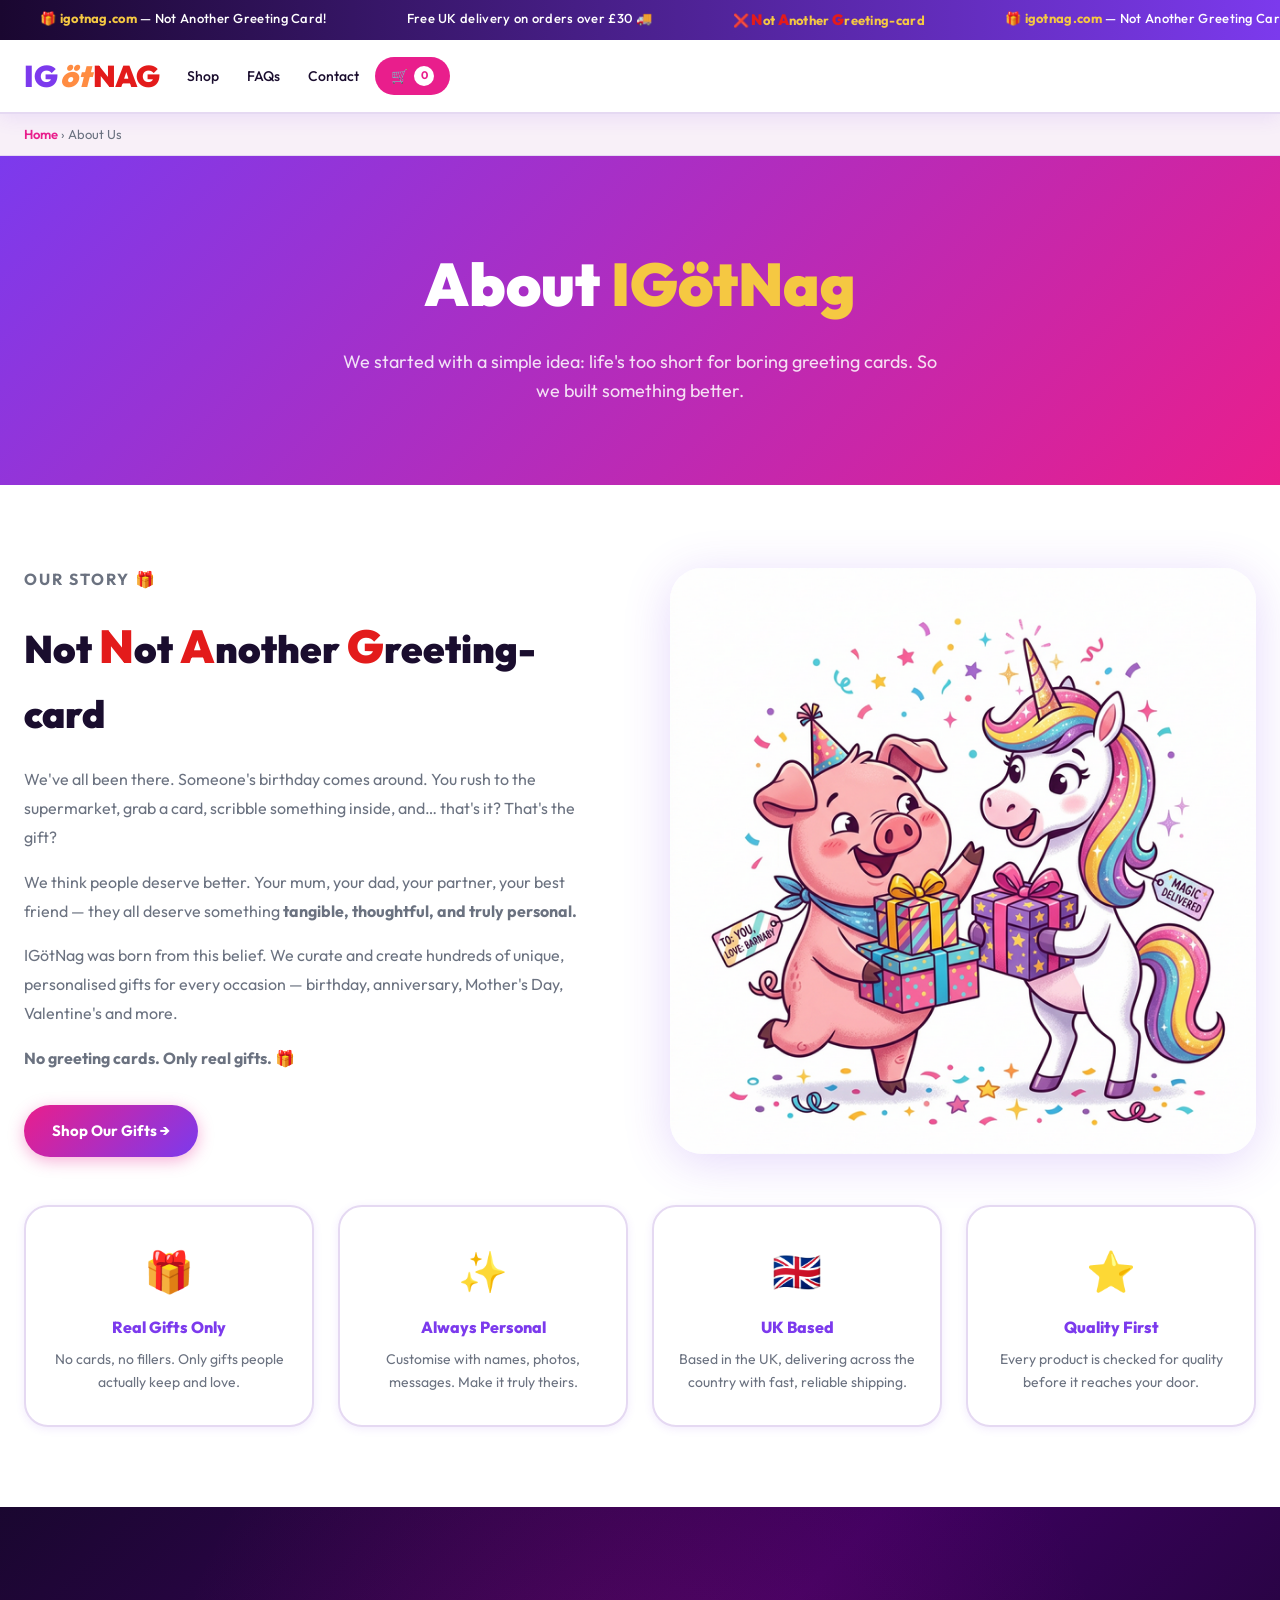
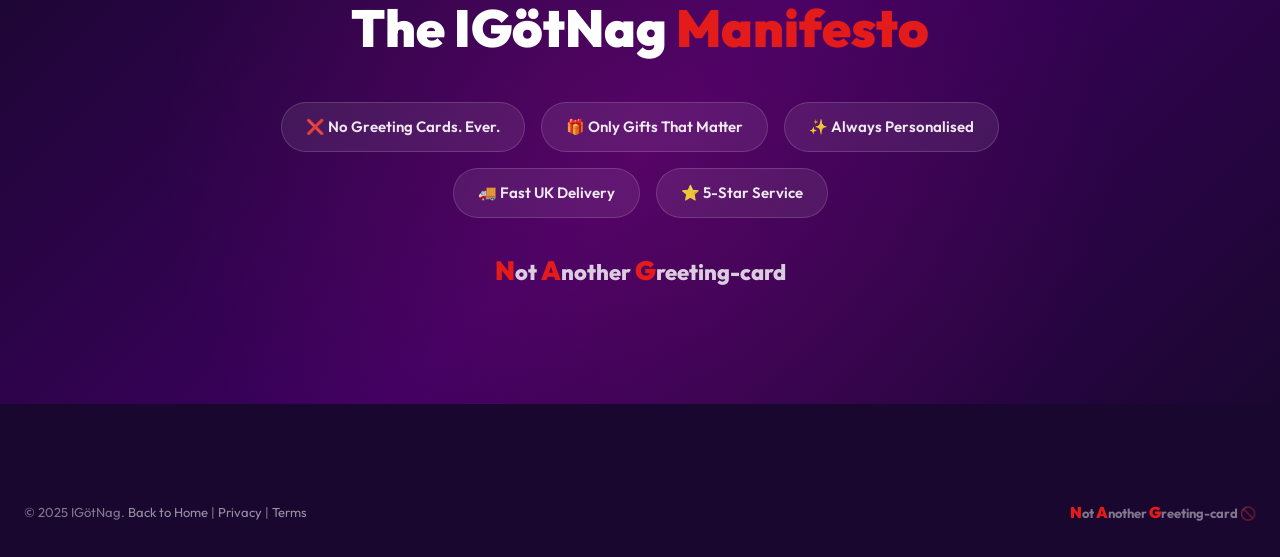
<file: pages/about.html>
<!DOCTYPE html>
<html lang="en">
<head>
  <meta charset="UTF-8" />
  <meta name="viewport" content="width=device-width, initial-scale=1.0" />
  <title>About IGötNag | Not Another Greeting Card</title>
  <meta name="description" content="About IGötNag – the UK's home for unique, personalised gifts. We believe life's too short for boring greeting cards. Find out our story." />
  <link rel="preconnect" href="https://fonts.googleapis.com" />
  <link rel="preconnect" href="https://fonts.gstatic.com" crossorigin />
  <link href="https://fonts.googleapis.com/css2?family=Outfit:wght@300;400;500;600;700;800;900&display=swap" rel="stylesheet" />
  <link rel="stylesheet" href="../style.css" />
  <link rel="stylesheet" href="pages.css" />
</head>
<body>

  <div class="ticker-bar">
    <div class="ticker-track">
      <span class="ticker-item">🎁 <strong>igotnag.com</strong> — Not Another Greeting Card!</span>
      <span class="ticker-item">Free UK delivery on orders over £30 🚚</span>
      <span class="ticker-item nag-red">❌ <span class="nag-letters">N</span>ot <span class="nag-letters">A</span>nother <span class="nag-letters">G</span>reeting-card</span>
      <span class="ticker-item">🎁 <strong>igotnag.com</strong> — Not Another Greeting Card!</span>
      <span class="ticker-item">Free UK delivery on orders over £30 🚚</span>
    </div>
  </div>

  <header class="site-header" id="site-header">
    <div class="header-inner">
      <a href="../index.html" class="logo-link">
        <div class="logo-text"><span class="logo-ig">IG</span><span class="logo-ot">öt</span><span class="logo-nag">NAG</span></div>
      </a>
      <nav class="header-actions">
        <a href="shop.html" class="nav-link">Shop</a>
        <a href="faq.html" class="nav-link">FAQs</a>
        <a href="contact.html" class="nav-link">Contact</a>
        <a href="../index.html" class="cart-btn">🛒 <span class="cart-count">0</span></a>
      </nav>
    </div>
  </header>

  <div class="page-breadcrumb">
    <div class="container"><a href="../index.html">Home</a> › About Us</div>
  </div>

  <section class="page-hero">
    <div class="container">
      <h1>About <span style="color:var(--gold)">IGötNag</span></h1>
      <p>We started with a simple idea: life's too short for boring greeting cards. So we built something better.</p>
    </div>
  </section>

  <section class="about-section">
    <div class="container">
      <div class="about-grid">
        <div class="about-text">
          <p class="section-eyebrow">Our Story 🎁</p>
          <h2>Not <span class="nag-n">N</span>ot <span class="nag-a">A</span>nother <span class="nag-gword">G</span>reeting-card</h2>
          <p>We've all been there. Someone's birthday comes around. You rush to the supermarket, grab a card, scribble something inside, and… that's it? That's the gift?</p>
          <p>We think people deserve better. Your mum, your dad, your partner, your best friend — they all deserve something <strong>tangible, thoughtful, and truly personal.</strong></p>
          <p>IGötNag was born from this belief. We curate and create hundreds of unique, personalised gifts for every occasion — birthday, anniversary, Mother's Day, Valentine's and more.</p>
          <p><strong>No greeting cards. Only real gifts. 🎁</strong></p>
          <a href="shop.html" class="btn-primary" style="margin-top:16px;">Shop Our Gifts →</a>
        </div>
        <div class="about-img">
          <img src="../assets/mascots.png" alt="IGötNag mascots – pig and unicorn" />
        </div>
      </div>

      <div class="values-grid">
        <div class="value-card">
          <div class="value-icon">🎁</div>
          <h3>Real Gifts Only</h3>
          <p>No cards, no fillers. Only gifts people actually keep and love.</p>
        </div>
        <div class="value-card">
          <div class="value-icon">✨</div>
          <h3>Always Personal</h3>
          <p>Customise with names, photos, messages. Make it truly theirs.</p>
        </div>
        <div class="value-card">
          <div class="value-icon">🇬🇧</div>
          <h3>UK Based</h3>
          <p>Based in the UK, delivering across the country with fast, reliable shipping.</p>
        </div>
        <div class="value-card">
          <div class="value-icon">⭐</div>
          <h3>Quality First</h3>
          <p>Every product is checked for quality before it reaches your door.</p>
        </div>
      </div>
    </div>
  </section>

  <section class="manifesto-section">
    <div class="manifesto-inner">
      <div class="manifesto-content">
        <h2>The IGötNag <span class="manifesto-red">Manifesto</span></h2>
        <div class="manifesto-points">
          <div class="manifesto-point">❌ No Greeting Cards. Ever.</div>
          <div class="manifesto-point">🎁 Only Gifts That Matter</div>
          <div class="manifesto-point">✨ Always Personalised</div>
          <div class="manifesto-point">🚚 Fast UK Delivery</div>
          <div class="manifesto-point">⭐ 5-Star Service</div>
        </div>
        <p class="manifesto-nag"><span class="nag-n">N</span>ot <span class="nag-a">A</span>nother <span class="nag-gword">G</span>reeting-card</p>
      </div>
    </div>
  </section>

  <footer class="site-footer">
    <div class="container">
      <div class="footer-bottom" style="border-top:none; padding-top:32px;">
        <p>© 2025 IGötNag. <a href="../index.html">Back to Home</a> | <a href="privacy.html">Privacy</a> | <a href="terms.html">Terms</a></p>
        <p class="footer-nag-msg"><span class="nag-n">N</span>ot <span class="nag-a">A</span>nother <span class="nag-gword">G</span>reeting-card 🚫</p>
      </div>
    </div>
  </footer>

  <script>
    const h = document.getElementById('site-header');
    window.addEventListener('scroll', () => { if(window.scrollY>40) h?.classList.add('scrolled'); else h?.classList.remove('scrolled'); }, {passive:true});
  </script>
</body>
</html>
</file>
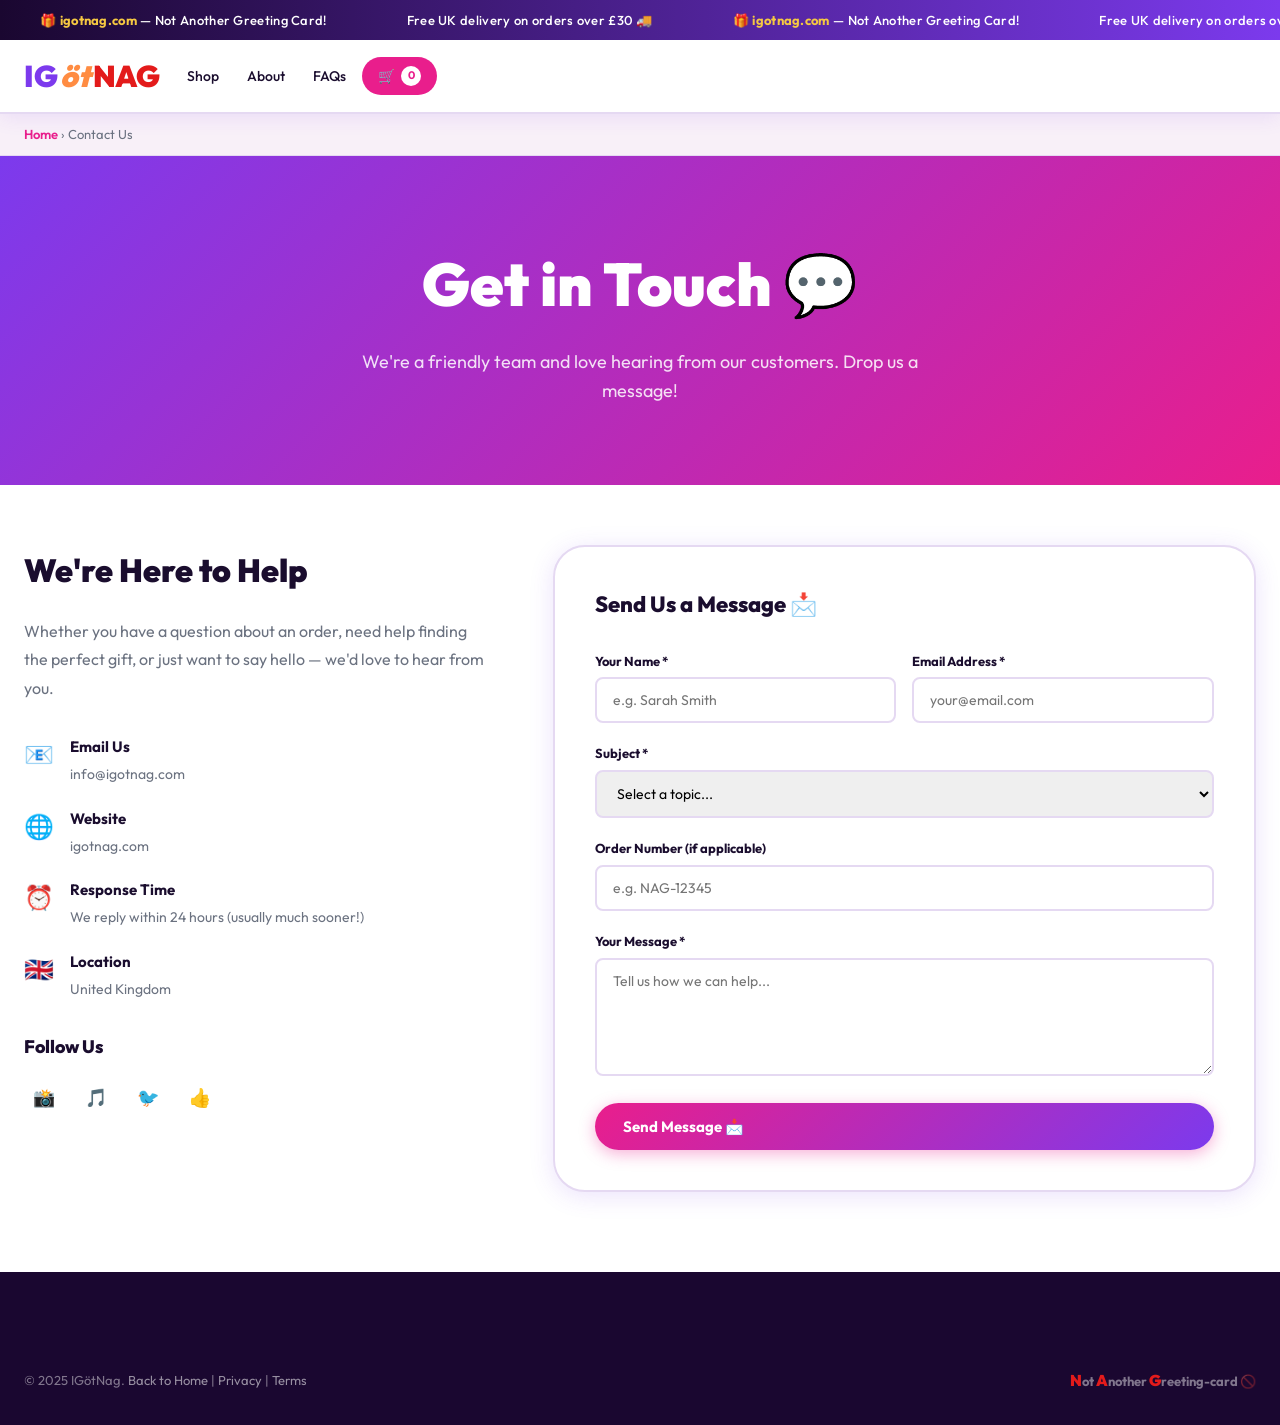
<file: pages/contact.html>
<!DOCTYPE html>
<html lang="en">
<head>
  <meta charset="UTF-8" />
  <meta name="viewport" content="width=device-width, initial-scale=1.0" />
  <title>Contact Us | IGötNag – Not Another Greeting Card</title>
  <meta name="description" content="Get in touch with IGötNag. We're here to help with your order, gift ideas, or any questions." />
  <link rel="preconnect" href="https://fonts.googleapis.com" />
  <link rel="preconnect" href="https://fonts.gstatic.com" crossorigin />
  <link href="https://fonts.googleapis.com/css2?family=Outfit:wght@300;400;500;600;700;800;900&display=swap" rel="stylesheet" />
  <link rel="stylesheet" href="../style.css" />
  <link rel="stylesheet" href="pages.css" />
</head>
<body>

  <div class="ticker-bar">
    <div class="ticker-track">
      <span class="ticker-item">🎁 <strong>igotnag.com</strong> — Not Another Greeting Card!</span>
      <span class="ticker-item">Free UK delivery on orders over £30 🚚</span>
      <span class="ticker-item">🎁 <strong>igotnag.com</strong> — Not Another Greeting Card!</span>
      <span class="ticker-item">Free UK delivery on orders over £30 🚚</span>
    </div>
  </div>

  <header class="site-header" id="site-header">
    <div class="header-inner">
      <a href="../index.html" class="logo-link">
        <div class="logo-text"><span class="logo-ig">IG</span><span class="logo-ot">öt</span><span class="logo-nag">NAG</span></div>
      </a>
      <nav class="header-actions">
        <a href="shop.html" class="nav-link">Shop</a>
        <a href="about.html" class="nav-link">About</a>
        <a href="faq.html" class="nav-link">FAQs</a>
        <a href="../index.html" class="cart-btn">🛒 <span class="cart-count">0</span></a>
      </nav>
    </div>
  </header>

  <div class="page-breadcrumb">
    <div class="container"><a href="../index.html">Home</a> › Contact Us</div>
  </div>

  <section class="page-hero">
    <div class="container">
      <h1>Get in Touch 💬</h1>
      <p>We're a friendly team and love hearing from our customers. Drop us a message!</p>
    </div>
  </section>

  <main class="contact-page">
    <div class="container">
      <div class="contact-grid">
        <div class="contact-info">
          <h2>We're Here to Help</h2>
          <p>Whether you have a question about an order, need help finding the perfect gift, or just want to say hello — we'd love to hear from you.</p>

          <div class="contact-detail">
            <div class="contact-icon">📧</div>
            <div><strong>Email Us</strong><span><a href="mailto:info@igotnag.com">info@igotnag.com</a></span></div>
          </div>
          <div class="contact-detail">
            <div class="contact-icon">🌐</div>
            <div><strong>Website</strong><span><a href="https://igotnag.com">igotnag.com</a></span></div>
          </div>
          <div class="contact-detail">
            <div class="contact-icon">⏰</div>
            <div><strong>Response Time</strong><span>We reply within 24 hours (usually much sooner!)</span></div>
          </div>
          <div class="contact-detail">
            <div class="contact-icon">🇬🇧</div>
            <div><strong>Location</strong><span>United Kingdom</span></div>
          </div>

          <div style="margin-top:32px;">
            <h3 style="margin-bottom:16px;font-size:18px;font-weight:800;">Follow Us</h3>
            <div class="social-links">
              <a href="#" class="social-btn" id="contact-instagram" aria-label="Instagram">📸</a>
              <a href="#" class="social-btn" id="contact-tiktok" aria-label="TikTok">🎵</a>
              <a href="#" class="social-btn" id="contact-twitter" aria-label="Twitter">🐦</a>
              <a href="#" class="social-btn" id="contact-facebook" aria-label="Facebook">👍</a>
            </div>
          </div>
        </div>

        <div class="contact-form-wrap" id="media-contact">
          <h3>Send Us a Message 📩</h3>
          <form class="contact-form" id="contact-form" novalidate>
            <div class="form-row">
              <div class="form-field">
                <label for="contact-name">Your Name *</label>
                <input type="text" id="contact-name" placeholder="e.g. Sarah Smith" required />
              </div>
              <div class="form-field">
                <label for="contact-email">Email Address *</label>
                <input type="email" id="contact-email" placeholder="your@email.com" required />
              </div>
            </div>
            <div class="form-field">
              <label for="contact-subject">Subject *</label>
              <select id="contact-subject" required>
                <option value="">Select a topic...</option>
                <option>Business / Partnership</option>
                <option>Delivery Query</option>
                <option>Order Question</option>
                <option>Other</option>
                <option>Personalisation Help</option>
                <option>Product Enquiry</option>
                <option>Returns &amp; Refunds</option>
              </select>
            </div>
            <div class="form-field">
              <label for="contact-order">Order Number (if applicable)</label>
              <input type="text" id="contact-order" placeholder="e.g. NAG-12345" />
            </div>
            <div class="form-field">
              <label for="contact-message">Your Message *</label>
              <textarea id="contact-message" rows="5" placeholder="Tell us how we can help..." required></textarea>
            </div>
            <button type="submit" class="btn-primary" id="contact-submit" style="width:100%;">Send Message 📩</button>
            <div id="contact-success" style="display:none;margin-top:16px;padding:16px;background:rgba(34,197,94,0.1);border:2px solid var(--success);border-radius:var(--radius-md);color:var(--success);font-weight:700;text-align:center;">
              ✅ Thank you! We'll be in touch within 24 hours.
            </div>
          </form>
        </div>
      </div>
    </div>
  </main>

  <footer class="site-footer">
    <div class="container">
      <div class="footer-bottom" style="border-top:none; padding-top:32px;">
        <p>© 2025 IGötNag. <a href="../index.html">Back to Home</a> | <a href="privacy.html">Privacy</a> | <a href="terms.html">Terms</a></p>
        <p class="footer-nag-msg"><span class="nag-n">N</span>ot <span class="nag-a">A</span>nother <span class="nag-gword">G</span>reeting-card 🚫</p>
      </div>
    </div>
  </footer>

  <script>
    const h = document.getElementById('site-header');
    window.addEventListener('scroll', () => { if(window.scrollY>40) h?.classList.add('scrolled'); else h?.classList.remove('scrolled'); }, {passive:true});
    document.getElementById('contact-form')?.addEventListener('submit', e => {
      e.preventDefault();
      const btn = document.getElementById('contact-submit');
      const success = document.getElementById('contact-success');
      btn.textContent = '⏳ Sending...';
      btn.disabled = true;
      setTimeout(() => {
        btn.style.display = 'none';
        success.style.display = 'block';
      }, 1000);
    });
  </script>
</body>
</html>
</file>
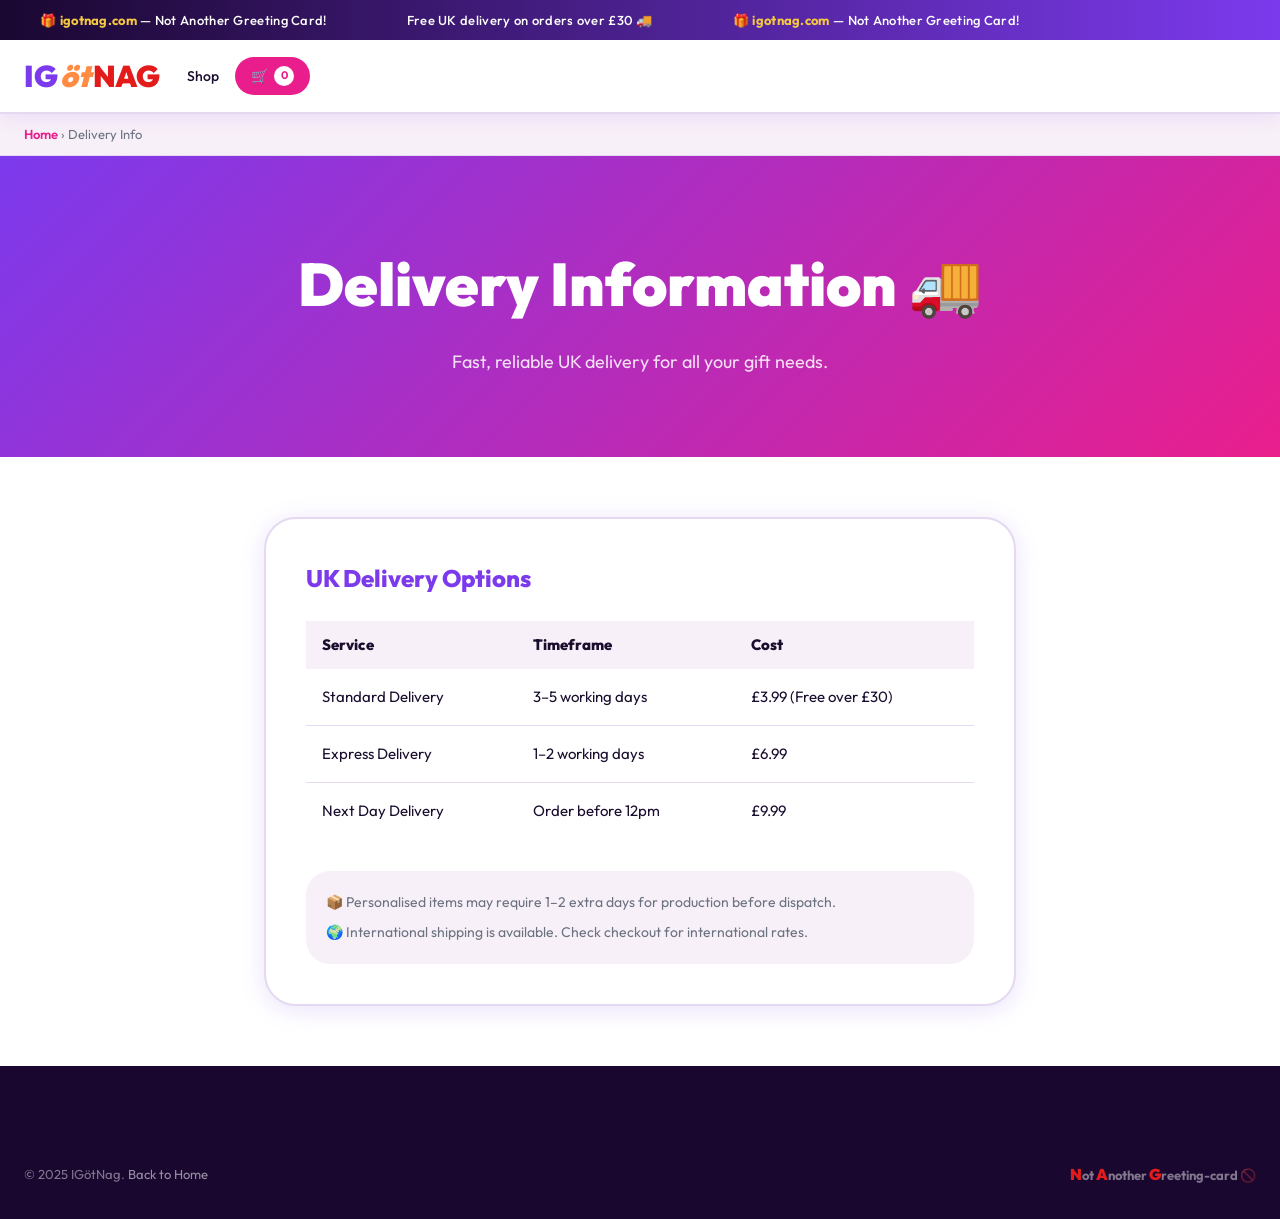
<file: pages/delivery.html>
<!DOCTYPE html>
<html lang="en">
<head>
  <meta charset="UTF-8" /><meta name="viewport" content="width=device-width, initial-scale=1.0" />
  <title>Delivery Info | IGötNag</title>
  <link href="https://fonts.googleapis.com/css2?family=Outfit:wght@400;600;700;800;900&display=swap" rel="stylesheet" />
  <link rel="stylesheet" href="../style.css" /><link rel="stylesheet" href="pages.css" />
</head>
<body>
  <div class="ticker-bar"><div class="ticker-track"><span class="ticker-item">🎁 <strong>igotnag.com</strong> — Not Another Greeting Card!</span><span class="ticker-item">Free UK delivery on orders over £30 🚚</span><span class="ticker-item">🎁 <strong>igotnag.com</strong> — Not Another Greeting Card!</span></div></div>
  <header class="site-header" id="site-header"><div class="header-inner"><a href="../index.html" class="logo-link"><div class="logo-text"><span class="logo-ig">IG</span><span class="logo-ot">öt</span><span class="logo-nag">NAG</span></div></a><nav class="header-actions"><a href="shop.html" class="nav-link">Shop</a><a href="../index.html" class="cart-btn">🛒 <span class="cart-count">0</span></a></nav></div></header>
  <div class="page-breadcrumb"><div class="container"><a href="../index.html">Home</a> › Delivery Info</div></div>
  <section class="page-hero"><div class="container"><h1>Delivery Information 🚚</h1><p>Fast, reliable UK delivery for all your gift needs.</p></div></section>
  <main style="padding:60px 0;"><div class="container" style="max-width:800px;">
    <div style="background:white;border:2px solid var(--border);border-radius:var(--radius-xl);padding:40px;box-shadow:var(--shadow-md);">
      <h2 style="font-size:24px;font-weight:800;margin-bottom:24px;color:var(--secondary);">UK Delivery Options</h2>
      <table style="width:100%;border-collapse:collapse;font-size:15px;">
        <thead><tr style="background:var(--light-bg);"><th style="padding:12px 16px;text-align:left;font-weight:800;">Service</th><th style="padding:12px 16px;text-align:left;font-weight:800;">Timeframe</th><th style="padding:12px 16px;text-align:left;font-weight:800;">Cost</th></tr></thead>
        <tbody>
          <tr style="border-bottom:1px solid var(--border);"><td style="padding:16px;">Standard Delivery</td><td style="padding:16px;">3–5 working days</td><td style="padding:16px;">£3.99 (Free over £30)</td></tr>
          <tr style="border-bottom:1px solid var(--border);"><td style="padding:16px;">Express Delivery</td><td style="padding:16px;">1–2 working days</td><td style="padding:16px;">£6.99</td></tr>
          <tr><td style="padding:16px;">Next Day Delivery</td><td style="padding:16px;">Order before 12pm</td><td style="padding:16px;">£9.99</td></tr>
        </tbody>
      </table>
      <div style="margin-top:32px;padding:20px;background:var(--light-bg);border-radius:var(--radius-lg);">
        <p style="font-size:14px;color:var(--text-muted);margin-bottom:8px;">📦 Personalised items may require 1–2 extra days for production before dispatch.</p>
        <p style="font-size:14px;color:var(--text-muted);">🌍 International shipping is available. Check checkout for international rates.</p>
      </div>
    </div>
  </div></main>
  <footer class="site-footer"><div class="container"><div class="footer-bottom" style="border-top:none;padding-top:32px;"><p>© 2025 IGötNag. <a href="../index.html">Back to Home</a></p><p class="footer-nag-msg"><span class="nag-n">N</span>ot <span class="nag-a">A</span>nother <span class="nag-gword">G</span>reeting-card 🚫</p></div></div></footer>
  <script>const h=document.getElementById('site-header');window.addEventListener('scroll',()=>{if(window.scrollY>40)h?.classList.add('scrolled');else h?.classList.remove('scrolled')},{passive:true});</script>
</body>
</html>
</file>
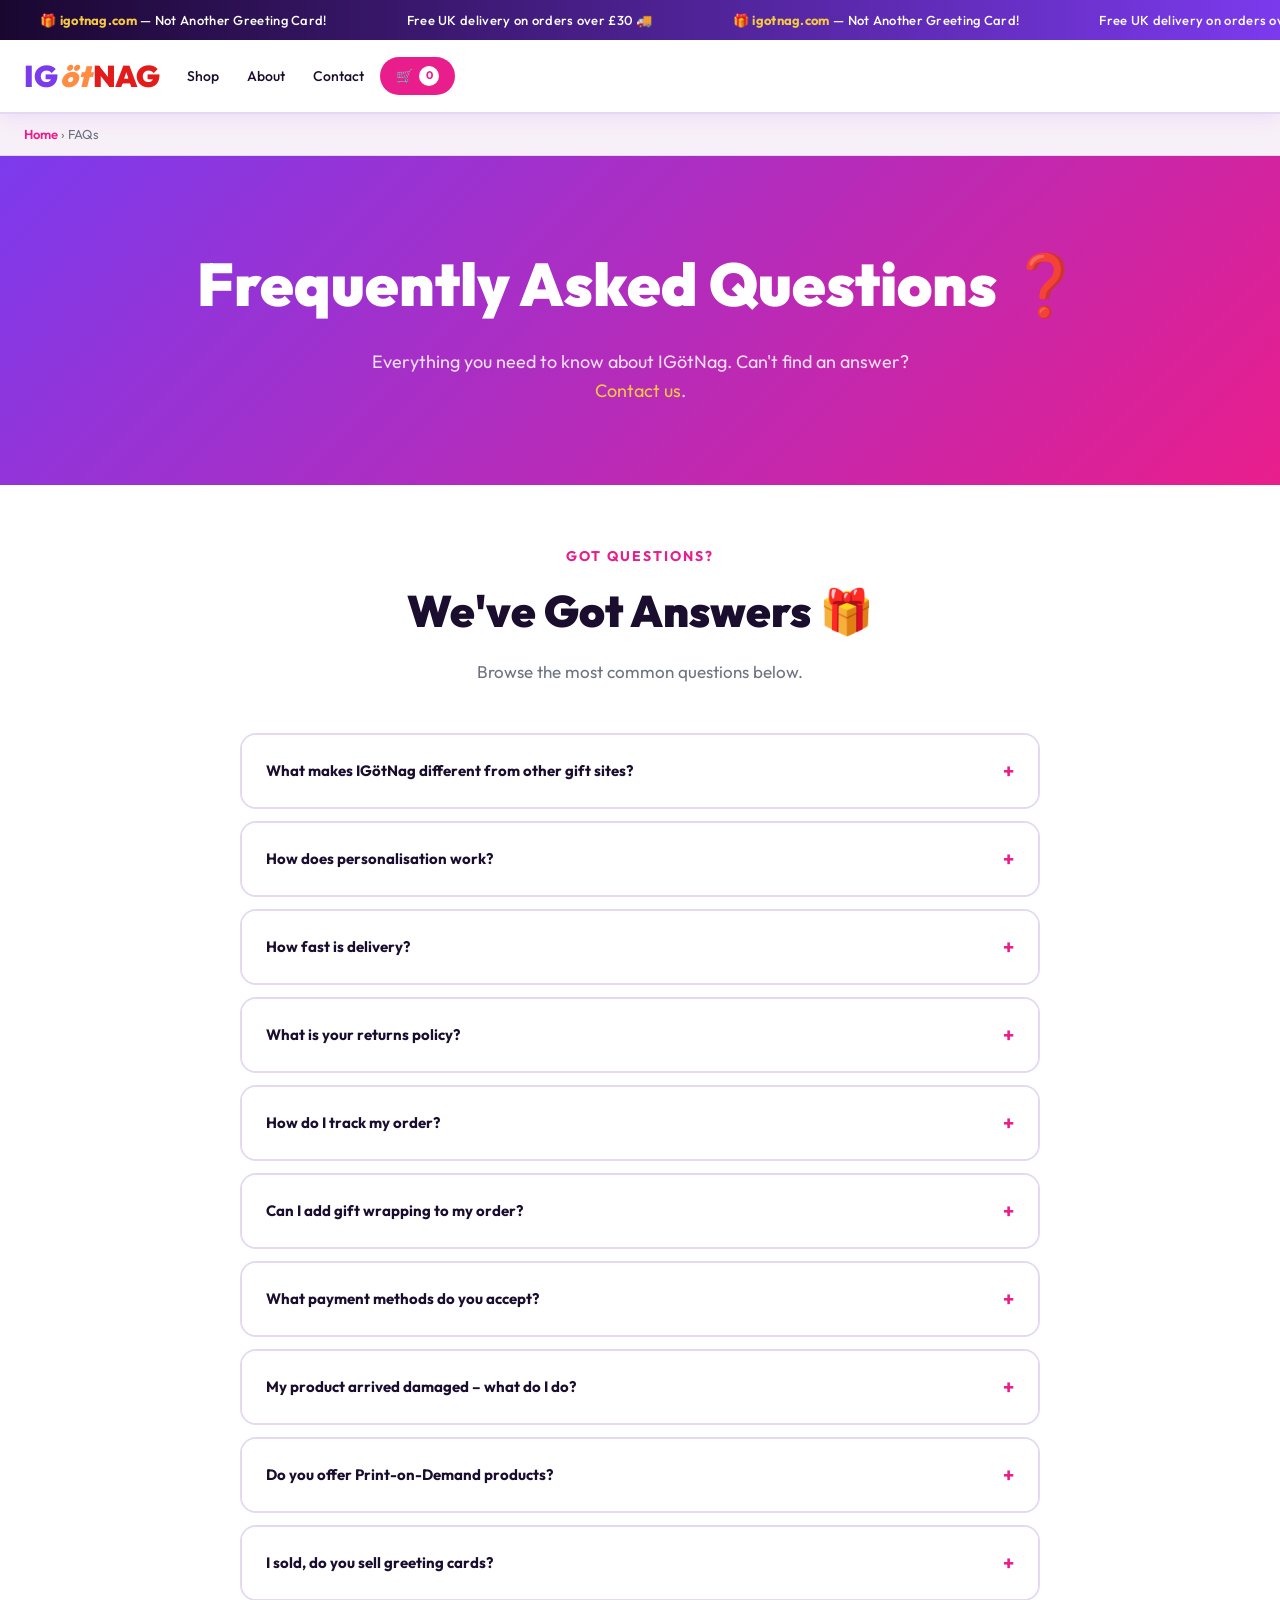
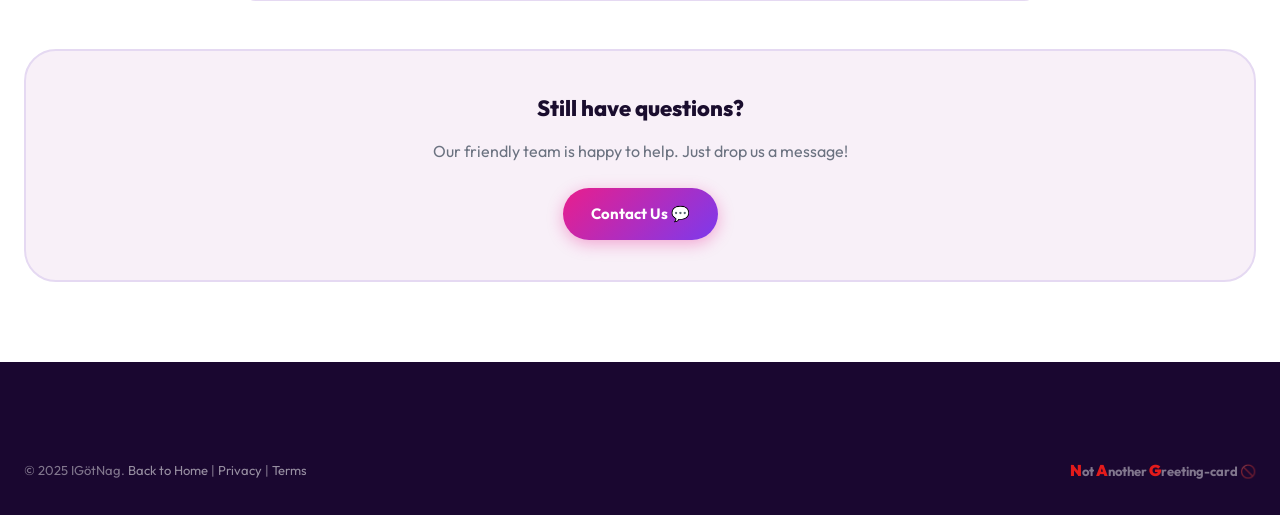
<file: pages/faq.html>
<!DOCTYPE html>
<html lang="en">
<head>
  <meta charset="UTF-8" />
  <meta name="viewport" content="width=device-width, initial-scale=1.0" />
  <title>FAQs | IGötNag – Not Another Greeting Card</title>
  <meta name="description" content="Frequently asked questions about IGötNag – delivery, returns, personalisation, and more." />
  <link rel="preconnect" href="https://fonts.googleapis.com" />
  <link rel="preconnect" href="https://fonts.gstatic.com" crossorigin />
  <link href="https://fonts.googleapis.com/css2?family=Outfit:wght@300;400;500;600;700;800;900&display=swap" rel="stylesheet" />
  <link rel="stylesheet" href="../style.css" />
  <link rel="stylesheet" href="pages.css" />
</head>
<body>

  <div class="ticker-bar">
    <div class="ticker-track">
      <span class="ticker-item">🎁 <strong>igotnag.com</strong> — Not Another Greeting Card!</span>
      <span class="ticker-item">Free UK delivery on orders over £30 🚚</span>
      <span class="ticker-item">🎁 <strong>igotnag.com</strong> — Not Another Greeting Card!</span>
      <span class="ticker-item">Free UK delivery on orders over £30 🚚</span>
    </div>
  </div>

  <header class="site-header" id="site-header">
    <div class="header-inner">
      <a href="../index.html" class="logo-link">
        <div class="logo-text"><span class="logo-ig">IG</span><span class="logo-ot">öt</span><span class="logo-nag">NAG</span></div>
      </a>
      <nav class="header-actions">
        <a href="shop.html" class="nav-link">Shop</a>
        <a href="about.html" class="nav-link">About</a>
        <a href="contact.html" class="nav-link">Contact</a>
        <a href="../index.html" class="cart-btn">🛒 <span class="cart-count">0</span></a>
      </nav>
    </div>
  </header>

  <div class="page-breadcrumb">
    <div class="container"><a href="../index.html">Home</a> › FAQs</div>
  </div>

  <section class="page-hero">
    <div class="container">
      <h1>Frequently Asked Questions ❓</h1>
      <p>Everything you need to know about IGötNag. Can't find an answer? <a href="contact.html" style="color:var(--gold)">Contact us</a>.</p>
    </div>
  </section>

  <main class="faq-page">
    <div class="container">
      <div class="section-header">
        <p class="section-eyebrow">Got Questions?</p>
        <h2 class="section-title">We've Got Answers 🎁</h2>
        <p class="section-sub">Browse the most common questions below.</p>
      </div>

      <div class="faq-accordion">

        <div class="faq-item" id="faq-1">
          <div class="faq-question" onclick="toggleFaq('faq-1')">
            <span>What makes IGötNag different from other gift sites?</span>
            <span class="faq-toggle">+</span>
          </div>
          <div class="faq-answer">
            <p>Simple — we don't sell greeting cards! IGötNag is all about real, tangible gifts that people will actually keep, use, and love. Every product on our site can be personalised with a name, photo, message or custom design. We're the anti-card gift shop. 🎁</p>
          </div>
        </div>

        <div class="faq-item" id="faq-2">
          <div class="faq-question" onclick="toggleFaq('faq-2')">
            <span>How does personalisation work?</span>
            <span class="faq-toggle">+</span>
          </div>
          <div class="faq-answer">
            <p>Simply select the product you'd like, click "Customise Now", and follow the steps to add your name, photo, message or choose a design. You'll see a preview before you place your order. Our team handles the rest!</p>
          </div>
        </div>

        <div class="faq-item" id="faq-3">
          <div class="faq-question" onclick="toggleFaq('faq-3')">
            <span>How fast is delivery?</span>
            <span class="faq-toggle">+</span>
          </div>
          <div class="faq-answer">
            <p>Standard UK delivery is 3–5 working days. Express delivery (1–2 working days) is available at checkout. Orders over £30 qualify for free standard delivery. International shipping is also available — check checkout for rates.</p>
          </div>
        </div>

        <div class="faq-item" id="faq-4">
          <div class="faq-question" onclick="toggleFaq('faq-4')">
            <span>What is your returns policy?</span>
            <span class="faq-toggle">+</span>
          </div>
          <div class="faq-answer">
            <p>We offer a 30-day return policy on non-personalised items. Because personalised items are made especially for you, we cannot accept returns unless the product arrives damaged or with an error on our part. If anything arrives wrong, contact us immediately — we'll sort it! 😊</p>
          </div>
        </div>

        <div class="faq-item" id="faq-5">
          <div class="faq-question" onclick="toggleFaq('faq-5')">
            <span>How do I track my order?</span>
            <span class="faq-toggle">+</span>
          </div>
          <div class="faq-answer">
            <p>Once your order is dispatched, you'll receive a confirmation email with your tracking number. You can also log into your account and view your order status under "My Orders".</p>
          </div>
        </div>

        <div class="faq-item" id="faq-6">
          <div class="faq-question" onclick="toggleFaq('faq-6')">
            <span>Can I add gift wrapping to my order?</span>
            <span class="faq-toggle">+</span>
          </div>
          <div class="faq-answer">
            <p>Yes! We offer beautiful custom gift wrapping on all orders — free of charge. Simply select the gift wrapping option at checkout and add any personal message you'd like included.</p>
          </div>
        </div>

        <div class="faq-item" id="faq-7">
          <div class="faq-question" onclick="toggleFaq('faq-7')">
            <span>What payment methods do you accept?</span>
            <span class="faq-toggle">+</span>
          </div>
          <div class="faq-answer">
            <p>We accept all major credit and debit cards (Visa, Mastercard), PayPal, Apple Pay, and Google Pay. All payments are SSL encrypted and secure.</p>
          </div>
        </div>

        <div class="faq-item" id="faq-8">
          <div class="faq-question" onclick="toggleFaq('faq-8')">
            <span>My product arrived damaged – what do I do?</span>
            <span class="faq-toggle">+</span>
          </div>
          <div class="faq-answer">
            <p>We're so sorry to hear that! Please contact us at <a href="mailto:info@igotnag.com" style="color:var(--primary)">info@igotnag.com</a> with a photo of the damage within 48 hours of delivery. We'll send a replacement or offer a full refund — no questions asked.</p>
          </div>
        </div>

        <div class="faq-item" id="faq-9">
          <div class="faq-question" onclick="toggleFaq('faq-9')">
            <span>Do you offer Print-on-Demand products?</span>
            <span class="faq-toggle">+</span>
          </div>
          <div class="faq-answer">
            <p>Yes! We're integrating with Printful and Printify, allowing you to upload a photo or design and get it printed on mugs, cushions, t-shirts, phone covers, and more. This feature will be fully live soon — watch this space! ✨</p>
          </div>
        </div>

        <div class="faq-item" id="faq-10">
          <div class="faq-question" onclick="toggleFaq('faq-10')">
            <span>I sold, do you sell greeting cards?</span>
            <span class="faq-toggle">+</span>
          </div>
          <div class="faq-answer">
            <p><strong>Absolutely NOT.</strong> 🚫🎴 That's literally our whole thing. We are Not Another Greeting-card — N.A.G. We only sell real, tangible gifts that people love. No cards. Ever. You're welcome. 😎</p>
          </div>
        </div>

      </div>

      <div style="text-align:center; margin-top:48px; padding:40px; background:var(--light-bg); border-radius:var(--radius-xl); border:2px solid var(--border);">
        <h3 style="font-size:22px; font-weight:800; margin-bottom:12px;">Still have questions?</h3>
        <p style="color:var(--text-muted); margin-bottom:24px;">Our friendly team is happy to help. Just drop us a message!</p>
        <a href="contact.html" class="btn-primary">Contact Us 💬</a>
      </div>
    </div>
  </main>

  <footer class="site-footer">
    <div class="container">
      <div class="footer-bottom" style="border-top:none; padding-top:32px;">
        <p>© 2025 IGötNag. <a href="../index.html">Back to Home</a> | <a href="privacy.html">Privacy</a> | <a href="terms.html">Terms</a></p>
        <p class="footer-nag-msg"><span class="nag-n">N</span>ot <span class="nag-a">A</span>nother <span class="nag-gword">G</span>reeting-card 🚫</p>
      </div>
    </div>
  </footer>

  <script>
    const h = document.getElementById('site-header');
    window.addEventListener('scroll', () => { if(window.scrollY>40) h?.classList.add('scrolled'); else h?.classList.remove('scrolled'); }, {passive:true});
    
    function toggleFaq(id) {
      const item = document.getElementById(id);
      item?.classList.toggle('open');
    }
  </script>
</body>
</html>
</file>
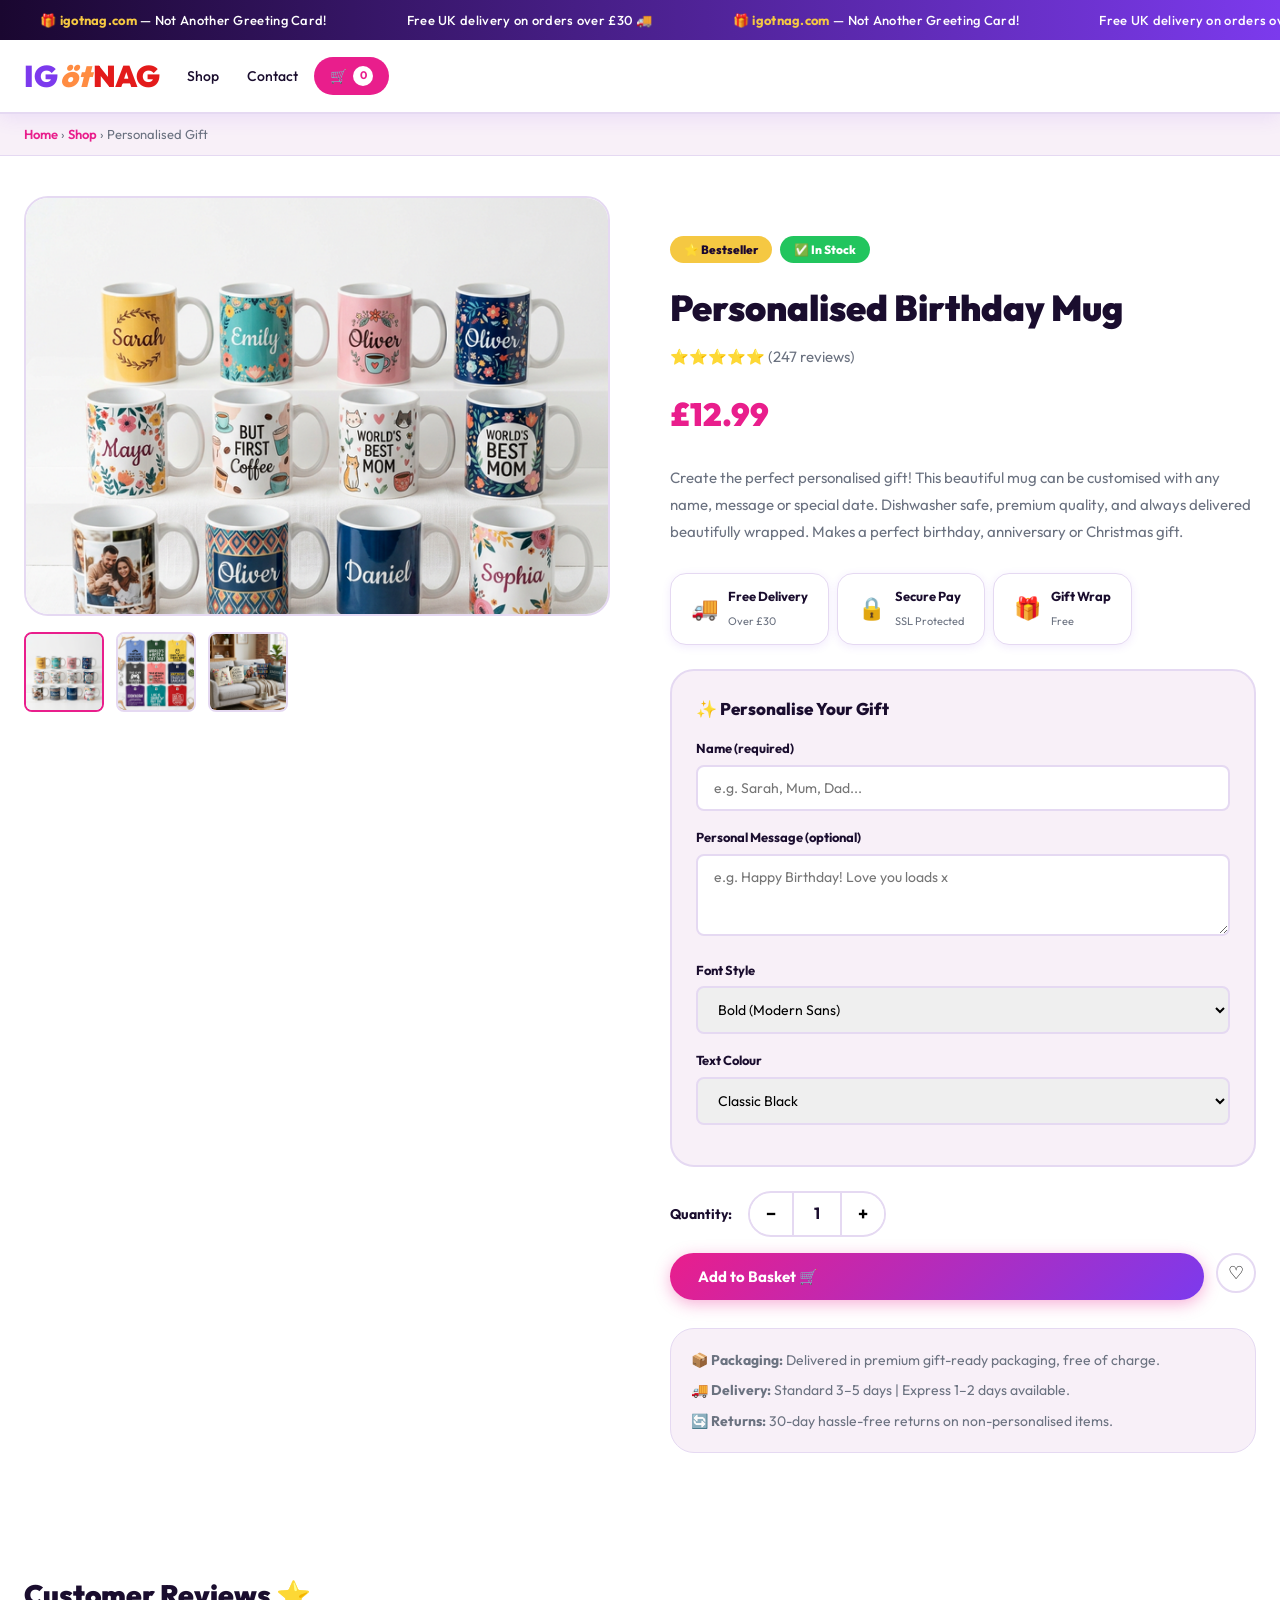
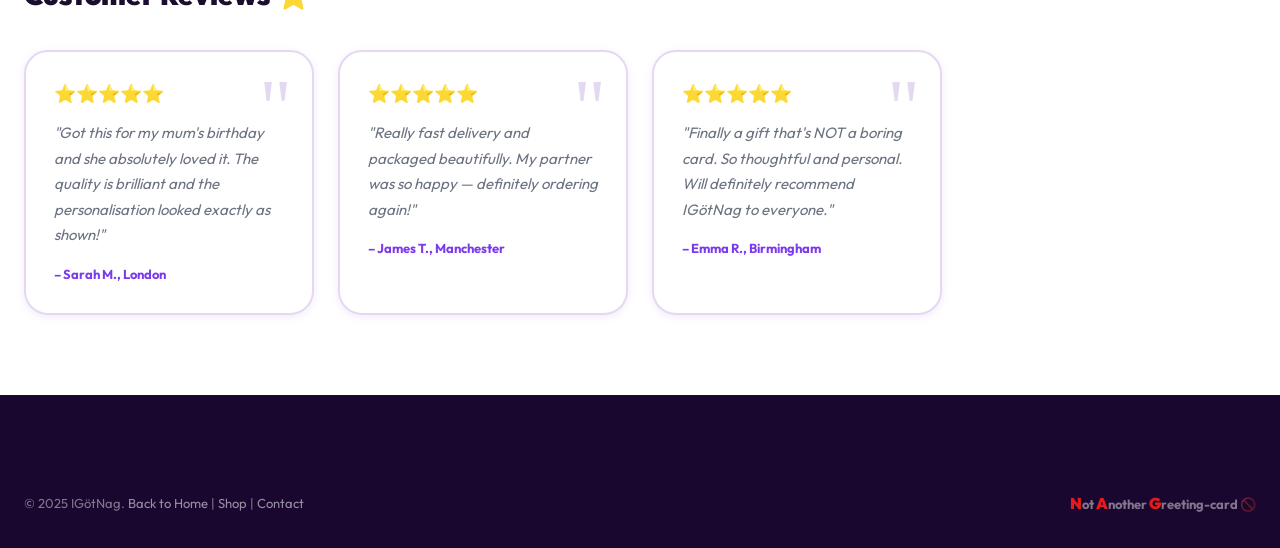
<file: pages/product.html>
<!DOCTYPE html>
<html lang="en">
<head>
  <meta charset="UTF-8" />
  <meta name="viewport" content="width=device-width, initial-scale=1.0" />
  <title>Personalised Gift | IGötNag – Not Another Greeting Card</title>
  <meta name="description" content="Personalise this unique gift at IGötNag. Add a name, photo or message to make it truly special." />
  <link rel="preconnect" href="https://fonts.googleapis.com" />
  <link rel="preconnect" href="https://fonts.gstatic.com" crossorigin />
  <link href="https://fonts.googleapis.com/css2?family=Outfit:wght@300;400;500;600;700;800;900&display=swap" rel="stylesheet" />
  <link rel="stylesheet" href="../style.css" />
  <link rel="stylesheet" href="pages.css" />
</head>
<body>

  <div class="ticker-bar">
    <div class="ticker-track">
      <span class="ticker-item">🎁 <strong>igotnag.com</strong> — Not Another Greeting Card!</span>
      <span class="ticker-item">Free UK delivery on orders over £30 🚚</span>
      <span class="ticker-item">🎁 <strong>igotnag.com</strong> — Not Another Greeting Card!</span>
      <span class="ticker-item">Free UK delivery on orders over £30 🚚</span>
    </div>
  </div>

  <header class="site-header" id="site-header">
    <div class="header-inner">
      <a href="../index.html" class="logo-link">
        <div class="logo-text"><span class="logo-ig">IG</span><span class="logo-ot">öt</span><span class="logo-nag">NAG</span></div>
      </a>
      <nav class="header-actions">
        <a href="shop.html" class="nav-link">Shop</a>
        <a href="contact.html" class="nav-link">Contact</a>
        <a href="../index.html" class="cart-btn" id="cart-btn-prod">🛒 <span class="cart-count">0</span></a>
      </nav>
    </div>
  </header>

  <div class="page-breadcrumb">
    <div class="container">
      <a href="../index.html">Home</a> › <a href="shop.html">Shop</a> › <span id="product-breadcrumb">Personalised Gift</span>
    </div>
  </div>

  <main class="product-page">
    <div class="container">
      <div class="product-layout">

        <!-- GALLERY -->
        <div class="product-gallery">
          <div class="product-main-img" id="main-img-wrap">
            <img src="../assets/products/mugs.png" alt="Personalised Birthday Mug" id="main-product-img" />
          </div>
          <div class="product-thumbs">
            <div class="product-thumb active" onclick="changeImg('../assets/products/mugs.png', this)">
              <img src="../assets/products/mugs.png" alt="View 1" />
            </div>
            <div class="product-thumb" onclick="changeImg('../assets/products/tshirts.png', this)">
              <img src="../assets/products/tshirts.png" alt="View 2" />
            </div>
            <div class="product-thumb" onclick="changeImg('../assets/products/cushions.png', this)">
              <img src="../assets/products/cushions.png" alt="View 3" />
            </div>
          </div>
        </div>

        <!-- INFO -->
        <div class="product-info">
          <div class="product-badges">
            <span class="product-badge">⭐ Bestseller</span>
            <span class="product-badge" style="background:var(--success);color:white;">✅ In Stock</span>
          </div>

          <h1 class="product-title" id="product-title">Personalised Birthday Mug</h1>
          <div class="product-rating">⭐⭐⭐⭐⭐ <span style="color:var(--text-muted)">(247 reviews)</span></div>
          <div class="product-price" id="product-price">£12.99</div>
          <p class="product-desc" id="product-desc">
            Create the perfect personalised gift! This beautiful mug can be customised with any name, message or special date. Dishwasher safe, premium quality, and always delivered beautifully wrapped. Makes a perfect birthday, anniversary or Christmas gift.
          </p>

          <!-- Trust Badges Row -->
          <div class="trust-badges" style="justify-content:flex-start; padding:0; margin-bottom:24px;">
            <div class="badge"><span class="badge-icon">🚚</span><div><strong>Free Delivery</strong><small>Over £30</small></div></div>
            <div class="badge"><span class="badge-icon">🔒</span><div><strong>Secure Pay</strong><small>SSL Protected</small></div></div>
            <div class="badge"><span class="badge-icon">🎁</span><div><strong>Gift Wrap</strong><small>Free</small></div></div>
          </div>

          <!-- Personalisation Form -->
          <div class="customise-form">
            <h3>✨ Personalise Your Gift</h3>
            <div class="form-field">
              <label for="personalise-name">Name (required)</label>
              <input type="text" id="personalise-name" placeholder="e.g. Sarah, Mum, Dad..." maxlength="30" required />
            </div>
            <div class="form-field">
              <label for="personalise-message">Personal Message (optional)</label>
              <textarea id="personalise-message" rows="3" placeholder="e.g. Happy Birthday! Love you loads x" maxlength="100"></textarea>
            </div>
            <div class="form-field">
              <label for="personalise-font">Font Style</label>
              <select id="personalise-font">
                <option value="bold">Bold (Modern Sans)</option>
                <option value="classic">Classic (Serif)</option>
                <option value="fun">Fun (Rounded)</option>
                <option value="script">Script (Elegant Cursive)</option>
              </select>
            </div>
            <div class="form-field">
              <label for="personalise-colour">Text Colour</label>
              <select id="personalise-colour">
                <option value="black">Classic Black</option>
                <option value="gold">Gold ✨</option>
                <option value="navy">Navy Blue</option>
                <option value="purple">Royal Purple</option>
                <option value="red">Vibrant Red</option>
                <option value="rose-gold">Rose Gold 💕</option>
              </select>
            </div>
          </div>

          <!-- Quantity & CTA -->
          <div style="display:flex;align-items:center;gap:16px;margin-bottom:16px;flex-wrap:wrap;">
            <label for="qty" style="font-weight:700;font-size:14px;">Quantity:</label>
            <div style="display:flex;align-items:center;border:2px solid var(--border);border-radius:50px;overflow:hidden;">
              <button onclick="changeQty(-1)" style="padding:8px 16px;font-size:18px;font-weight:700;cursor:pointer;border:none;background:white;transition:background 0.2s" onmouseover="this.style.background='#f3e8ff'" onmouseout="this.style.background='white'">−</button>
              <span id="qty-display" style="padding:8px 20px;font-size:16px;font-weight:700;border-left:2px solid var(--border);border-right:2px solid var(--border);">1</span>
              <button onclick="changeQty(1)" style="padding:8px 16px;font-size:18px;font-weight:700;cursor:pointer;border:none;background:white;transition:background 0.2s" onmouseover="this.style.background='#f3e8ff'" onmouseout="this.style.background='white'">+</button>
            </div>
          </div>

          <div class="product-cta">
            <button class="btn-primary" id="add-to-cart-btn" style="flex:1;" onclick="addToCart()">Add to Basket 🛒</button>
            <button class="btn-heart" id="product-wishlist" aria-label="Save to wishlist">♡</button>
          </div>

          <div id="add-success" style="display:none;margin-top:16px;padding:16px;background:rgba(34,197,94,0.1);border:2px solid #22c55e;border-radius:var(--radius-md);color:#22c55e;font-weight:700;text-align:center;">
            ✅ Added to your basket!
          </div>

          <!-- Additional Info -->
          <div style="margin-top:28px; padding:20px; background:var(--light-bg); border-radius:var(--radius-lg); border:1px solid var(--border);">
            <p style="font-size:14px; color:var(--text-muted); margin-bottom:8px;">📦 <strong>Packaging:</strong> Delivered in premium gift-ready packaging, free of charge.</p>
            <p style="font-size:14px; color:var(--text-muted); margin-bottom:8px;">🚚 <strong>Delivery:</strong> Standard 3–5 days | Express 1–2 days available.</p>
            <p style="font-size:14px; color:var(--text-muted);">🔄 <strong>Returns:</strong> 30-day hassle-free returns on non-personalised items.</p>
          </div>
        </div>
      </div>

      <!-- Reviews Section -->
      <div style="margin-top:80px;">
        <h2 style="font-size:28px;font-weight:900;margin-bottom:32px;">Customer Reviews ⭐</h2>
        <div class="reviews-grid">
          <div class="review-card">
            <div class="review-stars">⭐⭐⭐⭐⭐</div>
            <p class="review-text">"Got this for my mum's birthday and she absolutely loved it. The quality is brilliant and the personalisation looked exactly as shown!"</p>
            <div class="review-author">– Sarah M., London</div>
          </div>
          <div class="review-card">
            <div class="review-stars">⭐⭐⭐⭐⭐</div>
            <p class="review-text">"Really fast delivery and packaged beautifully. My partner was so happy — definitely ordering again!"</p>
            <div class="review-author">– James T., Manchester</div>
          </div>
          <div class="review-card">
            <div class="review-stars">⭐⭐⭐⭐⭐</div>
            <p class="review-text">"Finally a gift that's NOT a boring card. So thoughtful and personal. Will definitely recommend IGötNag to everyone."</p>
            <div class="review-author">– Emma R., Birmingham</div>
          </div>
        </div>
      </div>
    </div>
  </main>

  <footer class="site-footer">
    <div class="container">
      <div class="footer-bottom" style="border-top:none; padding-top:32px;">
        <p>© 2025 IGötNag. <a href="../index.html">Back to Home</a> | <a href="shop.html">Shop</a> | <a href="contact.html">Contact</a></p>
        <p class="footer-nag-msg"><span class="nag-n">N</span>ot <span class="nag-a">A</span>nother <span class="nag-gword">G</span>reeting-card 🚫</p>
      </div>
    </div>
  </footer>

  <script>
    const h = document.getElementById('site-header');
    window.addEventListener('scroll', () => { if(window.scrollY>40) h?.classList.add('scrolled'); else h?.classList.remove('scrolled'); }, {passive:true});

    let qty = 1;
    function changeQty(n) {
      qty = Math.max(1, qty + n);
      document.getElementById('qty-display').textContent = qty;
    }

    function changeImg(src, el) {
      document.getElementById('main-product-img').src = src;
      document.querySelectorAll('.product-thumb').forEach(t => t.classList.remove('active'));
      el.classList.add('active');
    }

    function addToCart() {
      const btn = document.getElementById('add-to-cart-btn');
      const success = document.getElementById('add-success');
      btn.textContent = '✅ Added!';
      btn.style.background = 'var(--success)';
      success.style.display = 'block';
      setTimeout(() => {
        btn.textContent = 'Add to Basket 🛒';
        btn.style.background = '';
      }, 2000);
      // Update cart count
      const countEl = document.querySelector('.cart-count');
      if (countEl) countEl.textContent = parseInt(countEl.textContent||0) + qty;
    }

    document.getElementById('product-wishlist')?.addEventListener('click', function() {
      this.classList.toggle('active');
      this.textContent = this.classList.contains('active') ? '♥' : '♡';
    });

    // Load product data from URL
    const params = new URLSearchParams(window.location.search);
    const id = params.get('id');
    const products = {
      'mug-birthday': {title:'Personalised Birthday Mug', price:'£12.99'},
      'mug-couple': {title:'Anniversary Couple Mug Set', price:'£24.99'},
      'tshirt-birthday': {title:'Funny Birthday T-Shirt', price:'£18.99'},
      'tshirt-mum': {title:"World's Best Mum T-Shirt", price:'£21.99'},
      'cushion-photo': {title:'Custom Photo Cushion', price:'£22.99'},
      'cushion-name': {title:'Personalised Name Cushion', price:'£28.99'},
      'keyring-engraved': {title:'Personalised Engraved Keyring', price:'£8.99'},
      'badge-set': {title:'Funny Novelty Badge & Pin Set', price:'£11.99'},
      'cap-embroidered': {title:'Custom Embroidered Cap', price:'£16.99'},
      'scarf-personalised': {title:'Luxury Personalised Scarf', price:'£19.99'},
      'sunglasses-party': {title:'Fun Party Sunglasses', price:'£14.99'},
      'balloon-birthday': {title:'Birthday Balloon Bouquet', price:'£9.99'},
    };
    if (id && products[id]) {
      const p = products[id];
      document.getElementById('product-title').textContent = p.title;
      document.getElementById('product-price').textContent = p.price;
      document.getElementById('product-breadcrumb').textContent = p.title;
      document.title = p.title + ' | IGötNag';
    }
  </script>
</body>
</html>
</file>
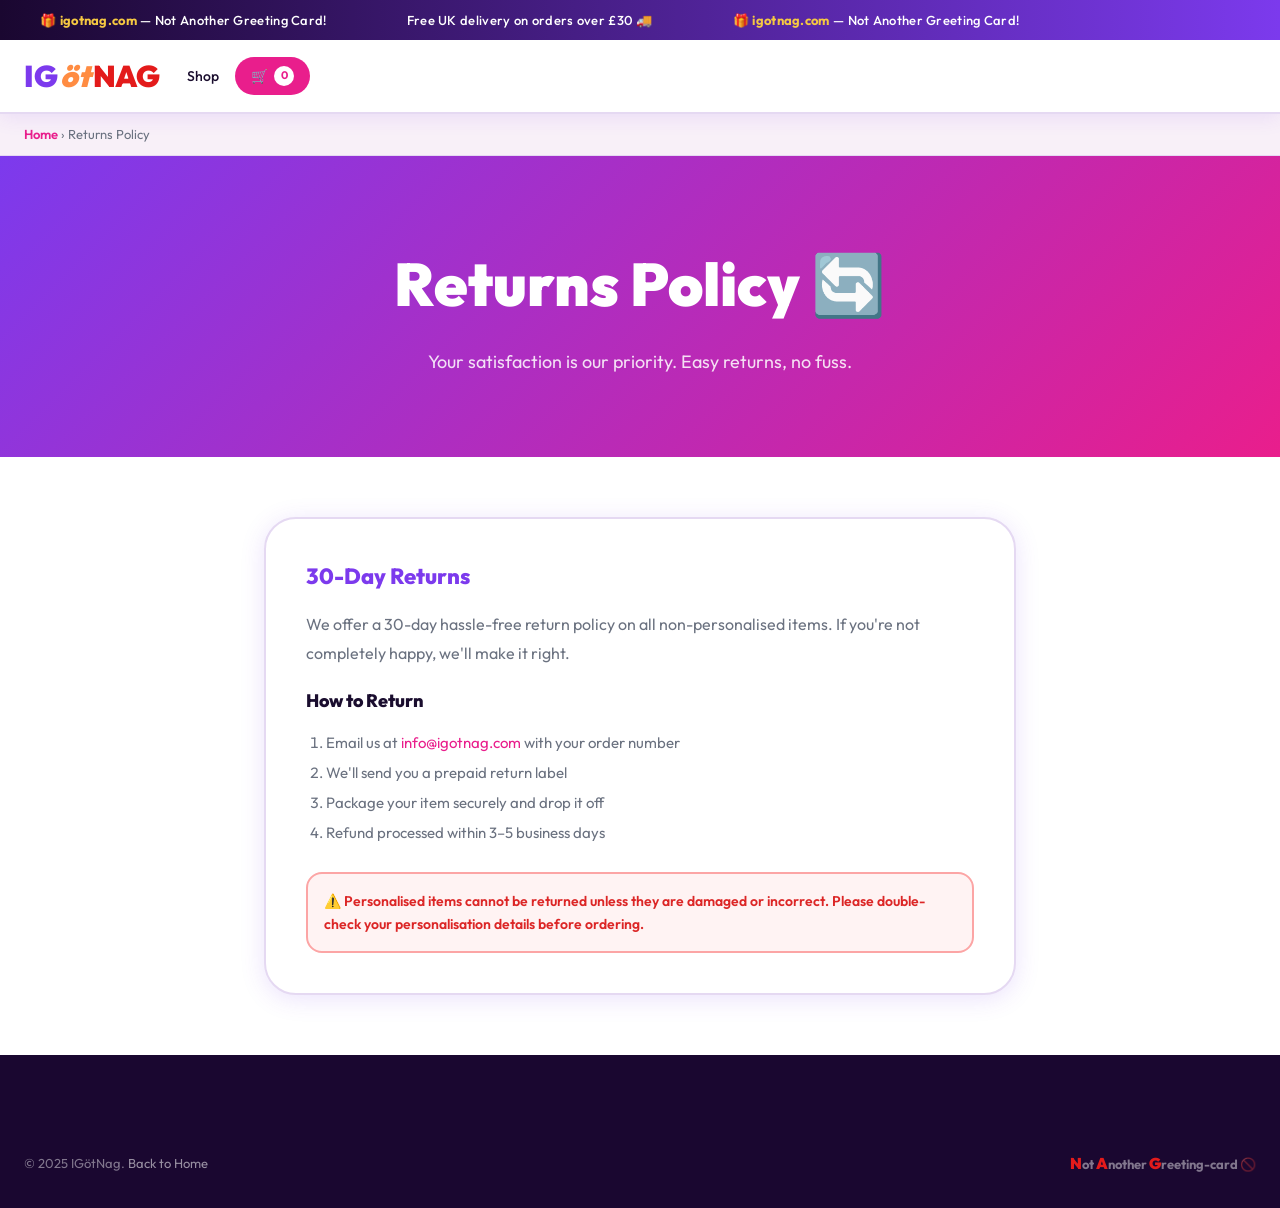
<file: pages/returns.html>
<!DOCTYPE html>
<html lang="en">
<head>
  <meta charset="UTF-8" /><meta name="viewport" content="width=device-width, initial-scale=1.0" />
  <title>Returns Policy | IGötNag</title>
  <link href="https://fonts.googleapis.com/css2?family=Outfit:wght@400;600;700;800;900&display=swap" rel="stylesheet" />
  <link rel="stylesheet" href="../style.css" /><link rel="stylesheet" href="pages.css" />
</head>
<body>
  <div class="ticker-bar"><div class="ticker-track"><span class="ticker-item">🎁 <strong>igotnag.com</strong> — Not Another Greeting Card!</span><span class="ticker-item">Free UK delivery on orders over £30 🚚</span><span class="ticker-item">🎁 <strong>igotnag.com</strong> — Not Another Greeting Card!</span></div></div>
  <header class="site-header" id="site-header"><div class="header-inner"><a href="../index.html" class="logo-link"><div class="logo-text"><span class="logo-ig">IG</span><span class="logo-ot">öt</span><span class="logo-nag">NAG</span></div></a><nav class="header-actions"><a href="shop.html" class="nav-link">Shop</a><a href="../index.html" class="cart-btn">🛒 <span class="cart-count">0</span></a></nav></div></header>
  <div class="page-breadcrumb"><div class="container"><a href="../index.html">Home</a> › Returns Policy</div></div>
  <section class="page-hero"><div class="container"><h1>Returns Policy 🔄</h1><p>Your satisfaction is our priority. Easy returns, no fuss.</p></div></section>
  <main style="padding:60px 0;"><div class="container" style="max-width:800px;">
    <div style="background:white;border:2px solid var(--border);border-radius:var(--radius-xl);padding:40px;box-shadow:var(--shadow-md);">
      <h2 style="font-size:22px;font-weight:800;margin-bottom:16px;color:var(--secondary);">30-Day Returns</h2>
      <p style="color:var(--text-muted);margin-bottom:20px;line-height:1.8;">We offer a 30-day hassle-free return policy on all non-personalised items. If you're not completely happy, we'll make it right.</p>
      <h3 style="font-size:18px;font-weight:800;margin-bottom:12px;">How to Return</h3>
      <ol style="padding-left:20px;color:var(--text-muted);line-height:2;font-size:15px;">
        <li>Email us at <a href="mailto:info@igotnag.com" style="color:var(--primary)">info@igotnag.com</a> with your order number</li>
        <li>We'll send you a prepaid return label</li>
        <li>Package your item securely and drop it off</li>
        <li>Refund processed within 3–5 business days</li>
      </ol>
      <div style="margin-top:24px;padding:16px;background:#fff3f3;border:2px solid #fca5a5;border-radius:var(--radius-md);">
        <p style="font-size:14px;color:#dc2626;font-weight:600;">⚠️ Personalised items cannot be returned unless they are damaged or incorrect. Please double-check your personalisation details before ordering.</p>
      </div>
    </div>
  </div></main>
  <footer class="site-footer"><div class="container"><div class="footer-bottom" style="border-top:none;padding-top:32px;"><p>© 2025 IGötNag. <a href="../index.html">Back to Home</a></p><p class="footer-nag-msg"><span class="nag-n">N</span>ot <span class="nag-a">A</span>nother <span class="nag-gword">G</span>reeting-card 🚫</p></div></div></footer>
  <script>const h=document.getElementById('site-header');window.addEventListener('scroll',()=>{if(window.scrollY>40)h?.classList.add('scrolled');else h?.classList.remove('scrolled')},{passive:true});</script>
</body>
</html>
</file>
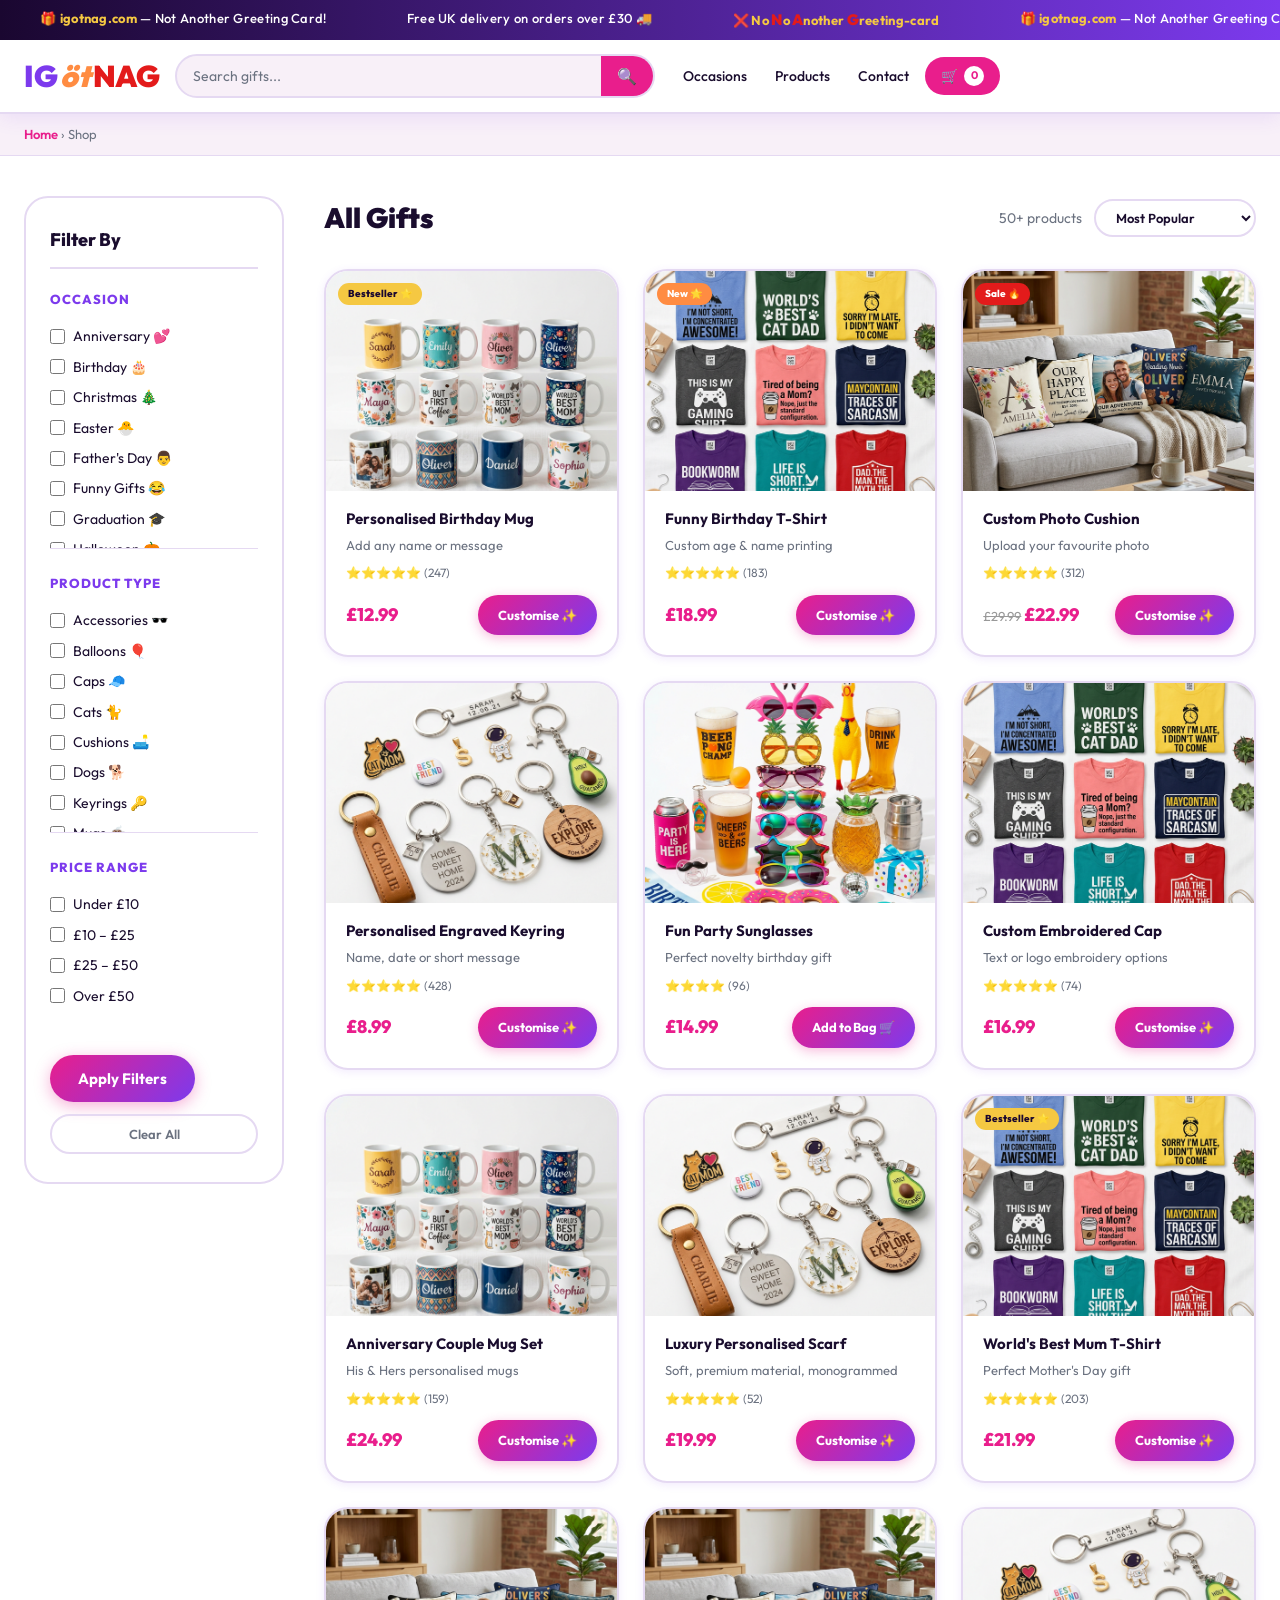
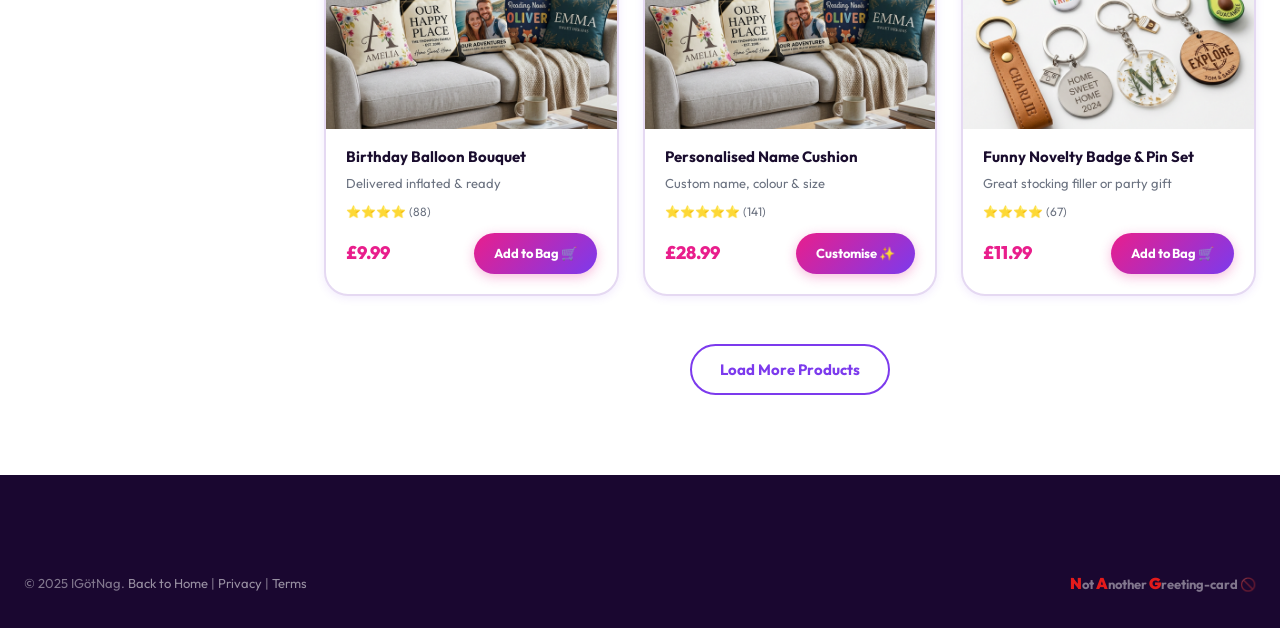
<file: pages/shop.html>
<!DOCTYPE html>
<html lang="en">
<head>
  <meta charset="UTF-8" />
  <meta name="viewport" content="width=device-width, initial-scale=1.0" />
  <title>Shop Gifts | IGötNag – Not Another Greeting Card</title>
  <meta name="description" content="Browse our full collection of personalised gifts by occasion or product type. Birthday, Anniversary, Mother's Day, Christmas and more — all at IGötNag." />
  <link rel="preconnect" href="https://fonts.googleapis.com" />
  <link rel="preconnect" href="https://fonts.gstatic.com" crossorigin />
  <link href="https://fonts.googleapis.com/css2?family=Outfit:wght@300;400;500;600;700;800;900&display=swap" rel="stylesheet" />
  <link rel="stylesheet" href="../style.css" />
  <link rel="stylesheet" href="pages.css" />
</head>
<body>

  <!-- TICKER -->
  <div class="ticker-bar">
    <div class="ticker-track">
      <span class="ticker-item">🎁 <strong>igotnag.com</strong> — Not Another Greeting Card!</span>
      <span class="ticker-item">Free UK delivery on orders over £30 🚚</span>
      <span class="ticker-item nag-red">❌ No <span class="nag-letters">N</span>o <span class="nag-letters">A</span>nother <span class="nag-letters">G</span>reeting-card</span>
      <span class="ticker-item">🎁 <strong>igotnag.com</strong> — Not Another Greeting Card!</span>
      <span class="ticker-item">Free UK delivery on orders over £30 🚚</span>
      <span class="ticker-item nag-red">❌ No <span class="nag-letters">N</span>o <span class="nag-letters">A</span>nother <span class="nag-letters">G</span>reeting-card</span>
    </div>
  </div>

  <!-- HEADER -->
  <header class="site-header" id="site-header">
    <div class="header-inner">
      <a href="../index.html" class="logo-link">
        <div class="logo-text">
          <span class="logo-ig">IG</span><span class="logo-ot">öt</span><span class="logo-nag">NAG</span>
        </div>
      </a>
      <div class="search-wrap">
        <div class="search-box">
          <input type="text" id="search-input" placeholder="Search gifts..." />
          <button class="search-btn">🔍</button>
        </div>
      </div>
      <nav class="header-actions">
        <a href="../index.html#occasions" class="nav-link">Occasions</a>
        <a href="../index.html#categories" class="nav-link">Products</a>
        <a href="contact.html" class="nav-link">Contact</a>
        <a href="../index.html" class="cart-btn">🛒 <span class="cart-count">0</span></a>
      </nav>
      <button class="menu-toggle" id="menu-toggle">☰</button>
    </div>
    <nav class="mobile-nav" id="mobile-nav">
      <a href="../index.html">Home</a>
      <a href="shop.html">Shop</a>
      <a href="contact.html">Contact</a>
    </nav>
  </header>

  <!-- BREADCRUMB -->
  <div class="page-breadcrumb">
    <div class="container">
      <a href="../index.html">Home</a> › <span id="breadcrumb-current">Shop</span>
    </div>
  </div>

  <!-- SHOP PAGE -->
  <main class="shop-page">
    <div class="container">
      <div class="shop-layout">

        <!-- SIDEBAR FILTERS -->
        <aside class="shop-sidebar">
          <h3>Filter By</h3>

          <div class="filter-group scrollable-filters">
            <h4>Occasion</h4>
            <label><input type="checkbox" name="occ" value="anniversary"> Anniversary 💕</label>
            <label><input type="checkbox" name="occ" value="birthday"> Birthday 🎂</label>
            <label><input type="checkbox" name="occ" value="christmas"> Christmas 🎄</label>
            <label><input type="checkbox" name="occ" value="easter"> Easter 🐣</label>
            <label><input type="checkbox" name="occ" value="fathers-day"> Father's Day 👨</label>
            <label><input type="checkbox" name="occ" value="funny"> Funny Gifts 😂</label>
            <label><input type="checkbox" name="occ" value="graduation"> Graduation 🎓</label>
            <label><input type="checkbox" name="occ" value="halloween"> Halloween 🎃</label>
            <label><input type="checkbox" name="occ" value="mothers-day"> Mother's Day 💐</label>
            <label><input type="checkbox" name="occ" value="new-baby"> New Baby 👶</label>
            <label><input type="checkbox" name="occ" value="retirement"> Retirement 🏖️</label>
            <label><input type="checkbox" name="occ" value="valentines"> Valentine's Day ❤️</label>
            <label><input type="checkbox" name="occ" value="wedding"> Wedding 💍</label>
          </div>

          <div class="filter-group scrollable-filters">
            <h4>Product Type</h4>
            <label><input type="checkbox" name="cat" value="accessories"> Accessories 🕶️</label>
            <label><input type="checkbox" name="cat" value="balloons"> Balloons 🎈</label>
            <label><input type="checkbox" name="cat" value="caps"> Caps 🧢</label>
            <label><input type="checkbox" name="cat" value="cats"> Cats 🐈</label>
            <label><input type="checkbox" name="cat" value="cushions"> Cushions 🛋️</label>
            <label><input type="checkbox" name="cat" value="dogs"> Dogs 🐕</label>
            <label><input type="checkbox" name="cat" value="keyrings"> Keyrings 🔑</label>
            <label><input type="checkbox" name="cat" value="mugs"> Mugs ☕</label>
            <label><input type="checkbox" name="cat" value="pets"> Pets 🐾</label>
            <label><input type="checkbox" name="cat" value="scarves"> Scarves 🧣</label>
            <label><input type="checkbox" name="cat" value="tshirts"> T-Shirts 👕</label>
          </div>

          <div class="filter-group">
            <h4>Price Range</h4>
            <label><input type="checkbox" name="price" value="under10"> Under £10</label>
            <label><input type="checkbox" name="price" value="10-25"> £10 – £25</label>
            <label><input type="checkbox" name="price" value="25-50"> £25 – £50</label>
            <label><input type="checkbox" name="price" value="over50"> Over £50</label>
          </div>

          <button class="btn-primary" id="apply-filters">Apply Filters</button>
          <button class="filter-clear" id="clear-filters">Clear All</button>
        </aside>

        <!-- MAIN PRODUCTS -->
        <div class="shop-main">
          <div class="shop-header-bar">
            <h1 id="shop-title">All Gifts</h1>
            <div class="shop-controls">
              <span id="product-count">50+ products</span>
              <select id="sort-select" class="sort-select">
                <option value="popular">Most Popular</option>
                <option value="price-asc">Price: Low to High</option>
                <option value="price-desc">Price: High to Low</option>
                <option value="newest">Newest First</option>
                <option value="az">Name: A–Z</option>
              </select>
            </div>
          </div>

          <div class="products-grid" id="products-grid">

            <!-- PRODUCT 1 -->
            <div class="product-card" data-cat="mugs" data-price="12.99">
              <div class="pc-img-wrap">
                <img src="../assets/products/mugs.png" alt="Personalised Birthday Mug" loading="lazy" />
                <div class="pc-badges"><span class="pc-badge">Bestseller ⭐</span></div>
                <button class="pc-wishlist" aria-label="Wishlist">♡</button>
              </div>
              <div class="pc-info">
                <h3 class="pc-name">Personalised Birthday Mug</h3>
                <p class="pc-sub">Add any name or message</p>
                <div class="pc-rating">⭐⭐⭐⭐⭐ (247)</div>
                <div class="pc-price-row">
                  <span class="pc-price">£12.99</span>
                  <a href="product.html?id=mug-birthday" class="btn-customise">Customise ✨</a>
                </div>
              </div>
            </div>

            <!-- PRODUCT 2 -->
            <div class="product-card" data-cat="tshirts" data-price="18.99">
              <div class="pc-img-wrap">
                <img src="../assets/products/tshirts.png" alt="Funny Birthday T-Shirt" loading="lazy" />
                <div class="pc-badges"><span class="pc-badge new-badge">New 🌟</span></div>
                <button class="pc-wishlist" aria-label="Wishlist">♡</button>
              </div>
              <div class="pc-info">
                <h3 class="pc-name">Funny Birthday T-Shirt</h3>
                <p class="pc-sub">Custom age & name printing</p>
                <div class="pc-rating">⭐⭐⭐⭐⭐ (183)</div>
                <div class="pc-price-row">
                  <span class="pc-price">£18.99</span>
                  <a href="product.html?id=tshirt-birthday" class="btn-customise">Customise ✨</a>
                </div>
              </div>
            </div>

            <!-- PRODUCT 3 -->
            <div class="product-card" data-cat="cushions" data-price="22.99">
              <div class="pc-img-wrap">
                <img src="../assets/products/cushions.png" alt="Custom Photo Cushion" loading="lazy" />
                <div class="pc-badges"><span class="pc-badge sale-badge">Sale 🔥</span></div>
                <button class="pc-wishlist" aria-label="Wishlist">♡</button>
              </div>
              <div class="pc-info">
                <h3 class="pc-name">Custom Photo Cushion</h3>
                <p class="pc-sub">Upload your favourite photo</p>
                <div class="pc-rating">⭐⭐⭐⭐⭐ (312)</div>
                <div class="pc-price-row">
                  <span class="pc-price"><s style="color:#999;font-weight:400;font-size:13px">£29.99</s> £22.99</span>
                  <a href="product.html?id=cushion-photo" class="btn-customise">Customise ✨</a>
                </div>
              </div>
            </div>

            <!-- PRODUCT 4 -->
            <div class="product-card" data-cat="keyrings" data-price="8.99">
              <div class="pc-img-wrap">
                <img src="../assets/products/keyrings.png" alt="Personalised Keyring" loading="lazy" />
                <button class="pc-wishlist" aria-label="Wishlist">♡</button>
              </div>
              <div class="pc-info">
                <h3 class="pc-name">Personalised Engraved Keyring</h3>
                <p class="pc-sub">Name, date or short message</p>
                <div class="pc-rating">⭐⭐⭐⭐⭐ (428)</div>
                <div class="pc-price-row">
                  <span class="pc-price">£8.99</span>
                  <a href="product.html?id=keyring-engraved" class="btn-customise">Customise ✨</a>
                </div>
              </div>
            </div>

            <!-- PRODUCT 5 -->
            <div class="product-card" data-cat="accessories" data-price="14.99">
              <div class="pc-img-wrap">
                <img src="../assets/products/accessories.png" alt="Fun Party Sunglasses" loading="lazy" />
                <button class="pc-wishlist" aria-label="Wishlist">♡</button>
              </div>
              <div class="pc-info">
                <h3 class="pc-name">Fun Party Sunglasses</h3>
                <p class="pc-sub">Perfect novelty birthday gift</p>
                <div class="pc-rating">⭐⭐⭐⭐ (96)</div>
                <div class="pc-price-row">
                  <span class="pc-price">£14.99</span>
                  <a href="product.html?id=sunglasses-party" class="btn-customise">Add to Bag 🛒</a>
                </div>
              </div>
            </div>

            <!-- PRODUCT 6 -->
            <div class="product-card" data-cat="caps" data-price="16.99">
              <div class="pc-img-wrap">
                <img src="../assets/products/caps.png" alt="Custom Embroidered Cap" loading="lazy" />
                <button class="pc-wishlist" aria-label="Wishlist">♡</button>
              </div>
              <div class="pc-info">
                <h3 class="pc-name">Custom Embroidered Cap</h3>
                <p class="pc-sub">Text or logo embroidery options</p>
                <div class="pc-rating">⭐⭐⭐⭐⭐ (74)</div>
                <div class="pc-price-row">
                  <span class="pc-price">£16.99</span>
                  <a href="product.html?id=cap-embroidered" class="btn-customise">Customise ✨</a>
                </div>
              </div>
            </div>

            <!-- PRODUCT 7 -->
            <div class="product-card" data-cat="mugs" data-price="15.99">
              <div class="pc-img-wrap">
                <img src="../assets/products/mugs.png" alt="Anniversary Couple Mug" loading="lazy" />
                <button class="pc-wishlist" aria-label="Wishlist">♡</button>
              </div>
              <div class="pc-info">
                <h3 class="pc-name">Anniversary Couple Mug Set</h3>
                <p class="pc-sub">His & Hers personalised mugs</p>
                <div class="pc-rating">⭐⭐⭐⭐⭐ (159)</div>
                <div class="pc-price-row">
                  <span class="pc-price">£24.99</span>
                  <a href="product.html?id=mug-couple" class="btn-customise">Customise ✨</a>
                </div>
              </div>
            </div>

            <!-- PRODUCT 8 -->
            <div class="product-card" data-cat="scarves" data-price="19.99">
              <div class="pc-img-wrap">
                <img src="../assets/products/scarves.png" alt="Luxury Personalised Scarf" loading="lazy" />
                <button class="pc-wishlist" aria-label="Wishlist">♡</button>
              </div>
              <div class="pc-info">
                <h3 class="pc-name">Luxury Personalised Scarf</h3>
                <p class="pc-sub">Soft, premium material, monogrammed</p>
                <div class="pc-rating">⭐⭐⭐⭐⭐ (52)</div>
                <div class="pc-price-row">
                  <span class="pc-price">£19.99</span>
                  <a href="product.html?id=scarf-personalised" class="btn-customise">Customise ✨</a>
                </div>
              </div>
            </div>

            <!-- PRODUCT 9 -->
            <div class="product-card" data-cat="tshirts" data-price="21.99">
              <div class="pc-img-wrap">
                <img src="../assets/products/tshirts.png" alt="Mother's Day T-Shirt" loading="lazy" />
                <div class="pc-badges"><span class="pc-badge">Bestseller ⭐</span></div>
                <button class="pc-wishlist" aria-label="Wishlist">♡</button>
              </div>
              <div class="pc-info">
                <h3 class="pc-name">World's Best Mum T-Shirt</h3>
                <p class="pc-sub">Perfect Mother's Day gift</p>
                <div class="pc-rating">⭐⭐⭐⭐⭐ (203)</div>
                <div class="pc-price-row">
                  <span class="pc-price">£21.99</span>
                  <a href="product.html?id=tshirt-mum" class="btn-customise">Customise ✨</a>
                </div>
              </div>
            </div>

            <!-- PRODUCT 10 -->
            <div class="product-card" data-cat="balloons" data-price="9.99">
              <div class="pc-img-wrap">
                <img src="../assets/products/balloons.png" alt="Happy Birthday Balloon Bouquet" loading="lazy" />
                <button class="pc-wishlist" aria-label="Wishlist">♡</button>
              </div>
              <div class="pc-info">
                <h3 class="pc-name">Birthday Balloon Bouquet</h3>
                <p class="pc-sub">Delivered inflated & ready</p>
                <div class="pc-rating">⭐⭐⭐⭐ (88)</div>
                <div class="pc-price-row">
                  <span class="pc-price">£9.99</span>
                  <a href="product.html?id=balloon-birthday" class="btn-customise">Add to Bag 🛒</a>
                </div>
              </div>
            </div>

            <!-- PRODUCT 11 -->
            <div class="product-card" data-cat="cushions" data-price="28.99">
              <div class="pc-img-wrap">
                <img src="../assets/products/cushions.png" alt="Personalised Name Cushion" loading="lazy" />
                <button class="pc-wishlist" aria-label="Wishlist">♡</button>
              </div>
              <div class="pc-info">
                <h3 class="pc-name">Personalised Name Cushion</h3>
                <p class="pc-sub">Custom name, colour & size</p>
                <div class="pc-rating">⭐⭐⭐⭐⭐ (141)</div>
                <div class="pc-price-row">
                  <span class="pc-price">£28.99</span>
                  <a href="product.html?id=cushion-name" class="btn-customise">Customise ✨</a>
                </div>
              </div>
            </div>

            <!-- PRODUCT 12 -->
            <div class="product-card" data-cat="keyrings" data-price="11.99">
              <div class="pc-img-wrap">
                <img src="../assets/products/keyrings.png" alt="Funny Novelty Keyring" loading="lazy" />
                <button class="pc-wishlist" aria-label="Wishlist">♡</button>
              </div>
              <div class="pc-info">
                <h3 class="pc-name">Funny Novelty Badge & Pin Set</h3>
                <p class="pc-sub">Great stocking filler or party gift</p>
                <div class="pc-rating">⭐⭐⭐⭐ (67)</div>
                <div class="pc-price-row">
                  <span class="pc-price">£11.99</span>
                  <a href="product.html?id=badge-set" class="btn-customise">Add to Bag 🛒</a>
                </div>
              </div>
            </div>

          </div>

          <!-- Load More -->
          <div style="text-align:center; margin-top:48px;">
            <button class="btn-outline" id="load-more" style="color:var(--secondary);border-color:var(--secondary);">Load More Products</button>
          </div>
        </div>
      </div>
    </div>
  </main>

  <!-- FOOTER -->
  <footer class="site-footer">
    <div class="container">
      <div class="footer-bottom" style="border-top:none; padding-top:32px;">
        <p>© 2025 IGötNag. <a href="../index.html">Back to Home</a> | <a href="privacy.html">Privacy</a> | <a href="terms.html">Terms</a></p>
        <p class="footer-nag-msg"><span class="nag-n">N</span>ot <span class="nag-a">A</span>nother <span class="nag-gword">G</span>reeting-card 🚫</p>
      </div>
    </div>
  </footer>

  <script>
    // Mobile nav
    document.getElementById('menu-toggle')?.addEventListener('click', () => document.getElementById('mobile-nav')?.classList.toggle('open'));
    
    // Read URL params to set page title & filter
    const params = new URLSearchParams(window.location.search);
    const occasion = params.get('occasion');
    const cat = params.get('cat');
    const search = params.get('search');
    const t = document.getElementById('shop-title');
    const bc = document.getElementById('breadcrumb-current');
    if (occasion && t) { const n = occasion.replace(/-/g,' ').replace(/\b\w/g,c=>c.toUpperCase()); t.textContent = n + ' Gifts'; if(bc) bc.textContent = n + ' Gifts'; }
    if (cat && t) { const n = cat.replace(/-/g,' ').replace(/\b\w/g,c=>c.toUpperCase()); t.textContent = n; if(bc) bc.textContent = n; }
    if (search && t) { t.textContent = `Results for "${search}"`; if(bc) bc.textContent = `Search: ${search}`; }

    // Wishlist hearts
    document.querySelectorAll('.pc-wishlist').forEach(b => b.addEventListener('click', function(){ this.classList.toggle('active'); this.textContent = this.classList.contains('active') ? '♥' : '♡'; if(this.classList.contains('active')) this.style.color='var(--nag-red)'; else this.style.color=''; }));
    
    // Sticky header scroll
    const h = document.getElementById('site-header');
    window.addEventListener('scroll', () => { if(window.scrollY>40) h?.classList.add('scrolled'); else h?.classList.remove('scrolled'); }, {passive:true});
  </script>
</body>
</html>
</file>
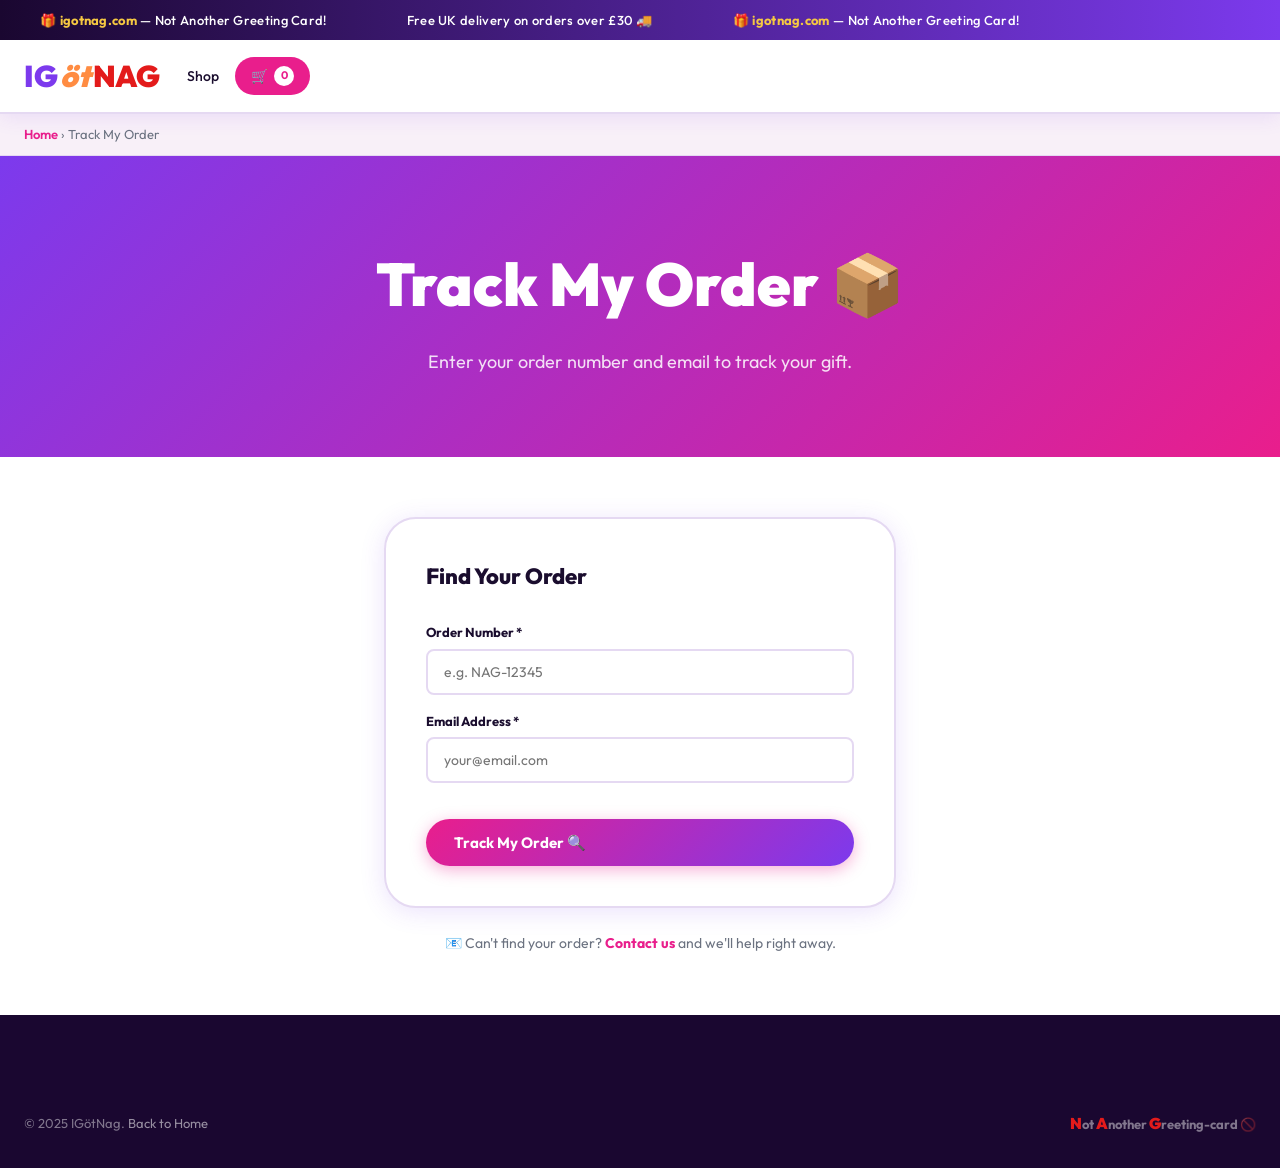
<file: pages/track.html>
<!DOCTYPE html>
<html lang="en">
<head>
  <meta charset="UTF-8" /><meta name="viewport" content="width=device-width, initial-scale=1.0" />
  <title>Track My Order | IGötNag</title>
  <link href="https://fonts.googleapis.com/css2?family=Outfit:wght@400;600;700;800;900&display=swap" rel="stylesheet" />
  <link rel="stylesheet" href="../style.css" /><link rel="stylesheet" href="pages.css" />
</head>
<body>
  <div class="ticker-bar"><div class="ticker-track"><span class="ticker-item">🎁 <strong>igotnag.com</strong> — Not Another Greeting Card!</span><span class="ticker-item">Free UK delivery on orders over £30 🚚</span><span class="ticker-item">🎁 <strong>igotnag.com</strong> — Not Another Greeting Card!</span></div></div>
  <header class="site-header" id="site-header"><div class="header-inner"><a href="../index.html" class="logo-link"><div class="logo-text"><span class="logo-ig">IG</span><span class="logo-ot">öt</span><span class="logo-nag">NAG</span></div></a><nav class="header-actions"><a href="shop.html" class="nav-link">Shop</a><a href="../index.html" class="cart-btn">🛒 <span class="cart-count">0</span></a></nav></div></header>
  <div class="page-breadcrumb"><div class="container"><a href="../index.html">Home</a> › Track My Order</div></div>
  <section class="page-hero"><div class="container"><h1>Track My Order 📦</h1><p>Enter your order number and email to track your gift.</p></div></section>
  <main style="padding:60px 0;"><div class="container" style="max-width:560px;">
    <div style="background:white;border:2px solid var(--border);border-radius:var(--radius-xl);padding:40px;box-shadow:var(--shadow-md);">
      <h2 style="font-size:22px;font-weight:800;margin-bottom:28px;">Find Your Order</h2>
      <div class="form-field"><label for="track-order">Order Number *</label><input type="text" id="track-order" placeholder="e.g. NAG-12345" /></div>
      <div class="form-field" style="margin-top:16px;"><label for="track-email">Email Address *</label><input type="email" id="track-email" placeholder="your@email.com" /></div>
      <button class="btn-primary" style="width:100%;margin-top:20px;" onclick="trackOrder()">Track My Order 🔍</button>
      <div id="track-result" style="display:none;margin-top:20px;padding:20px;background:var(--light-bg);border-radius:var(--radius-lg);"></div>
    </div>
    <div style="text-align:center;margin-top:24px;color:var(--text-muted);font-size:14px;"><p>📧 Can't find your order? <a href="contact.html" style="color:var(--primary);font-weight:700;">Contact us</a> and we'll help right away.</p></div>
  </div></main>
  <footer class="site-footer"><div class="container"><div class="footer-bottom" style="border-top:none;padding-top:32px;"><p>© 2025 IGötNag. <a href="../index.html">Back to Home</a></p><p class="footer-nag-msg"><span class="nag-n">N</span>ot <span class="nag-a">A</span>nother <span class="nag-gword">G</span>reeting-card 🚫</p></div></div></footer>
  <script>
    const h=document.getElementById('site-header');window.addEventListener('scroll',()=>{if(window.scrollY>40)h?.classList.add('scrolled');else h?.classList.remove('scrolled')},{passive:true});
    function trackOrder(){const r=document.getElementById('track-result');r.style.display='block';r.innerHTML='<p style="font-weight:700;color:var(--secondary)">📦 Order Found!</p><p style="margin-top:8px;color:var(--text-muted)">Please check your email for the tracking link sent at dispatch. If you haven\'t received it, <a href="contact.html" style="color:var(--primary)">contact us</a>.</p>';}
  </script>
</body>
</html>
</file>
<file: style.css>
/* ============================================
   IGötNag – Global Styles
   Not Another Greeting Card
   ============================================ */

/* ---------- CSS Variables / Design Tokens ---------- */
:root {
  --primary: #e91e8c;
  --primary-dark: #c0176e;
  --primary-light: #ff6bb8;
  --secondary: #7c3aed;
  --accent: #ff8c42;
  --gold: #f5c842;
  --nag-red: #e31b1b;
  --nag-red-dark: #b01010;
  --success: #22c55e;
  --white: #ffffff;
  --off-white: #fafafa;
  --light-bg: #f8f0f8;
  --dark-bg: #1a0730;
  --dark-card: #250d42;
  --text-dark: #1a0d2e;
  --text-muted: #6b7280;
  --text-light: #f3e8ff;
  --border: #e5d9f2;
  --shadow-sm: 0 2px 8px rgba(124,58,237,0.10);
  --shadow-md: 0 4px 24px rgba(124,58,237,0.15);
  --shadow-lg: 0 8px 48px rgba(124,58,237,0.20);
  --radius-sm: 8px;
  --radius-md: 16px;
  --radius-lg: 24px;
  --radius-xl: 32px;
  --font-main: 'Outfit', 'Segoe UI', sans-serif;
  --header-height: 72px;
  --ticker-height: 40px;
  --transition: 0.25s cubic-bezier(0.4,0,0.2,1);
}

/* ---------- Reset & Base ---------- */
*, *::before, *::after { box-sizing: border-box; margin: 0; padding: 0; }
html { scroll-behavior: smooth; }
body {
  font-family: var(--font-main);
  color: var(--text-dark);
  background: var(--white);
  line-height: 1.6;
  overflow-x: hidden;
}
img { max-width: 100%; height: auto; display: block; }
a { text-decoration: none; color: inherit; }
ul { list-style: none; }
button { cursor: pointer; font-family: inherit; border: none; background: none; }

/* ---------- Container ---------- */
.container { max-width: 1280px; margin: 0 auto; padding: 0 24px; }

/* ---------- Scrollbar ---------- */
::-webkit-scrollbar { width: 8px; height: 8px; }
::-webkit-scrollbar-track { background: var(--light-bg); }
::-webkit-scrollbar-thumb { background: var(--primary); border-radius: 4px; }

/* ============================================
   ANNOUNCEMENT TICKER
   ============================================ */
.ticker-bar {
  background: linear-gradient(90deg, var(--dark-bg), var(--secondary), var(--primary), var(--secondary), var(--dark-bg));
  background-size: 400% 100%;
  animation: gradShift 8s ease infinite;
  height: var(--ticker-height);
  overflow: hidden;
  display: flex;
  align-items: center;
  position: sticky;
  top: 0;
  z-index: 1100;
}
@keyframes gradShift {
  0%,100% { background-position: 0% 50%; }
  50% { background-position: 100% 50%; }
}
.ticker-track {
  display: flex;
  gap: 0;
  animation: tickerScroll 80s linear infinite;
  white-space: nowrap;
  width: max-content;
}
.ticker-track:hover { animation-play-state: paused; }
@keyframes tickerScroll {
  from { transform: translateX(0); }
  to { transform: translateX(-50%); }
}
.ticker-item {
  color: var(--white);
  font-size: 13px;
  font-weight: 500;
  padding: 0 40px;
  letter-spacing: 0.3px;
}
.ticker-item strong { color: var(--gold); }
.ticker-item.nag-red { color: var(--gold); font-weight: 700; }
.nag-letters { color: var(--nag-red); font-weight: 900; font-size: 15px; }
.ticker-emoji.bigger { font-size: 24px; vertical-align: middle; margin: 0 4px; }

/* ============================================
   STICKY HEADER
   ============================================ */
.site-header {
  position: sticky;
  top: var(--ticker-height);
  z-index: 1000;
  background: rgba(255,255,255,0.97);
  backdrop-filter: blur(12px);
  -webkit-backdrop-filter: blur(12px);
  box-shadow: 0 2px 20px rgba(124,58,237,0.12);
  border-bottom: 2px solid var(--border);
  transition: box-shadow var(--transition);
}
.site-header.scrolled { box-shadow: 0 4px 32px rgba(124,58,237,0.20); }
.header-inner {
  display: flex;
  align-items: center;
  gap: 16px;
  height: var(--header-height);
  max-width: 1280px;
  margin: 0 auto;
  padding: 0 24px;
}

/* Logo */
.logo-link { flex-shrink: 0; display: flex; align-items: center; }
.logo-img { height: 52px; width: auto; object-fit: contain; }
.logo-text {
  display: flex;
  align-items: baseline;
  gap: 2px;
  font-size: 30px;
  font-weight: 900;
  line-height: 1;
}
.logo-ig { color: var(--secondary); }
.logo-ot { color: var(--accent); font-style: italic; }
.logo-nag { color: var(--nag-red); letter-spacing: -1px; }

/* Search */
.search-wrap { flex: 1; max-width: 480px; position: relative; }
.search-box {
  display: flex;
  align-items: center;
  background: var(--light-bg);
  border: 2px solid var(--border);
  border-radius: 50px;
  overflow: hidden;
  transition: border-color var(--transition), box-shadow var(--transition);
}
.search-box:focus-within {
  border-color: var(--primary);
  box-shadow: 0 0 0 4px rgba(233,30,140,0.12);
}
#search-input {
  flex: 1;
  border: none;
  background: none;
  padding: 10px 16px;
  font-size: 14px;
  font-family: inherit;
  outline: none;
  color: var(--text-dark);
}
#search-input::placeholder { color: var(--text-muted); }
.search-btn {
  padding: 10px 16px;
  font-size: 16px;
  background: var(--primary);
  color: white;
  border: none;
  cursor: pointer;
  transition: background var(--transition);
}
.search-btn:hover { background: var(--primary-dark); }
.search-suggestions {
  position: absolute;
  top: calc(100% + 8px);
  left: 0;
  right: 0;
  background: white;
  border-radius: var(--radius-md);
  box-shadow: var(--shadow-lg);
  border: 1px solid var(--border);
  overflow: hidden;
  display: none;
  z-index: 500;
}
.search-suggestions.show { display: block; }
.suggestion-item {
  padding: 12px 16px;
  cursor: pointer;
  font-size: 14px;
  transition: background var(--transition);
  display: flex;
  align-items: center;
  gap: 10px;
}
.suggestion-item:hover { background: var(--light-bg); }

/* Nav Actions */
.header-actions {
  display: flex;
  align-items: center;
  gap: 4px;
  flex-shrink: 0;
}
.nav-link {
  padding: 8px 12px;
  font-size: 14px;
  font-weight: 500;
  color: var(--text-dark);
  border-radius: var(--radius-sm);
  transition: color var(--transition), background var(--transition);
  white-space: nowrap;
}
.nav-link:hover { color: var(--primary); background: rgba(233,30,140,0.06); }
.icon-btn {
  padding: 8px 10px;
  font-size: 20px;
  border-radius: var(--radius-sm);
  transition: transform var(--transition);
}
.icon-btn:hover { transform: scale(1.15); }
.cart-btn {
  display: flex;
  align-items: center;
  gap: 6px;
  padding: 8px 16px;
  background: var(--primary);
  color: white;
  border-radius: 50px;
  font-size: 14px;
  font-weight: 600;
  transition: background var(--transition), transform var(--transition);
}
.cart-btn:hover { background: var(--primary-dark); transform: translateY(-1px); }
.cart-count {
  background: white;
  color: var(--primary);
  border-radius: 50%;
  width: 20px;
  height: 20px;
  display: flex;
  align-items: center;
  justify-content: center;
  font-size: 11px;
  font-weight: 700;
}

/* Menu Toggle */
.menu-toggle {
  display: none;
  font-size: 24px;
  padding: 8px;
  color: var(--text-dark);
}
.mobile-nav {
  display: none;
  flex-direction: column;
  padding: 12px 24px 20px;
  gap: 4px;
  background: white;
  border-top: 1px solid var(--border);
}
.mobile-nav a {
  padding: 10px 16px;
  border-radius: var(--radius-sm);
  font-weight: 500;
  font-size: 15px;
  transition: background var(--transition), color var(--transition);
}
.mobile-nav a:hover { background: var(--light-bg); color: var(--primary); }
.mobile-nav.open { display: flex; }

/* ============================================
   HERO SECTION
   ============================================ */
.hero {
  position: relative;
  overflow: hidden;
  min-height: 580px;
}
.hero-slider { position: relative; min-height: 580px; }
.hero-slide {
  position: absolute;
  inset: 0;
  display: flex;
  align-items: center;
  opacity: 0;
  transition: opacity 0.8s ease;
  min-height: 580px;
}
.hero-slide.active { opacity: 1; position: relative; }
.hero-content {
  max-width: 1280px;
  margin: 0 auto;
  padding: 60px 24px;
  display: flex;
  align-items: center;
  gap: 60px;
  width: 100%;
}
.hero-mascots { flex-shrink: 0; }
.mascot-img { width: 320px; height: auto; filter: drop-shadow(0 8px 32px rgba(0,0,0,0.2)); animation: floatMascot 4s ease-in-out infinite; }
@keyframes floatMascot {
  0%,100% { transform: translateY(0); }
  50% { transform: translateY(-16px); }
}
.hero-text { color: white; max-width: 560px; }
.hero-text-center { text-align: center; max-width: 640px; margin: 0 auto; }
.hero-eyebrow { font-size: 16px; font-weight: 700; color: var(--gold); text-transform: uppercase; letter-spacing: 1px; margin-bottom: 12px; }
.hero-headline {
  font-size: clamp(36px, 5vw, 64px);
  font-weight: 900;
  line-height: 1.1;
  margin-bottom: 20px;
  text-shadow: 0 2px 16px rgba(0,0,0,0.25);
}
.highlight { color: var(--gold); font-style: italic; }
.highlight-gold { color: var(--gold); }
.hero-sub { font-size: 18px; color: rgba(255,255,255,0.92); margin-bottom: 32px; line-height: 1.7; }
.hero-cta-row { display: flex; gap: 16px; flex-wrap: wrap; }

/* Slider Controls */
.slider-controls {
  position: absolute;
  bottom: 24px;
  left: 50%;
  transform: translateX(-50%);
  display: flex;
  align-items: center;
  gap: 16px;
  z-index: 10;
}
.slider-prev, .slider-next {
  width: 44px;
  height: 44px;
  background: rgba(255,255,255,0.2);
  backdrop-filter: blur(6px);
  border: 2px solid rgba(255,255,255,0.4);
  border-radius: 50%;
  color: white;
  font-size: 24px;
  display: flex;
  align-items: center;
  justify-content: center;
  transition: background var(--transition);
}
.slider-prev:hover, .slider-next:hover { background: rgba(255,255,255,0.4); }
.slider-dots { display: flex; gap: 8px; }
.dot {
  width: 10px;
  height: 10px;
  border-radius: 50%;
  background: rgba(255,255,255,0.5);
  border: 2px solid rgba(255,255,255,0.7);
  transition: all var(--transition);
}
.dot.active { background: white; transform: scale(1.3); }

/* ============================================
   BUTTONS
   ============================================ */
.btn-primary {
  display: inline-flex;
  align-items: center;
  gap: 8px;
  padding: 14px 28px;
  background: linear-gradient(135deg, var(--primary), var(--secondary));
  color: white;
  border-radius: 50px;
  font-size: 15px;
  font-weight: 700;
  border: none;
  cursor: pointer;
  transition: transform var(--transition), box-shadow var(--transition);
  box-shadow: 0 4px 16px rgba(233,30,140,0.35);
}
.btn-primary:hover { transform: translateY(-2px); box-shadow: 0 8px 32px rgba(233,30,140,0.45); }
.btn-primary:active { transform: translateY(0); }
.btn-outline {
  display: inline-flex;
  align-items: center;
  gap: 8px;
  padding: 14px 28px;
  background: transparent;
  color: white;
  border-radius: 50px;
  font-size: 15px;
  font-weight: 700;
  border: 2px solid rgba(255,255,255,0.7);
  cursor: pointer;
  transition: all var(--transition);
}
.btn-outline:hover { background: rgba(255,255,255,0.15); border-color: white; }
.btn-gold {
  display: inline-flex;
  align-items: center;
  gap: 8px;
  padding: 14px 28px;
  background: linear-gradient(135deg, var(--gold), var(--accent));
  color: var(--dark-bg);
  border-radius: 50px;
  font-size: 15px;
  font-weight: 800;
  border: none;
  cursor: pointer;
  transition: transform var(--transition), box-shadow var(--transition);
  box-shadow: 0 4px 16px rgba(245,200,66,0.40);
}
.btn-gold:hover { transform: translateY(-2px); box-shadow: 0 8px 32px rgba(245,200,66,0.55); }
.btn-white {
  display: inline-flex;
  align-items: center;
  gap: 8px;
  padding: 14px 32px;
  background: white;
  color: var(--nag-red);
  border-radius: 50px;
  font-size: 16px;
  font-weight: 800;
  border: none;
  cursor: pointer;
  transition: transform var(--transition), box-shadow var(--transition);
  box-shadow: 0 4px 20px rgba(0,0,0,0.25);
}
.btn-white:hover { transform: translateY(-2px); box-shadow: 0 8px 32px rgba(0,0,0,0.35); }
.btn-sm { padding: 9px 18px; font-size: 13px; }
.btn-full { width: 100%; justify-content: center; }
.btn-customise {
  display: inline-flex;
  align-items: center;
  gap: 6px;
  padding: 10px 20px;
  background: linear-gradient(135deg, var(--primary), var(--secondary));
  color: white;
  border-radius: 50px;
  font-size: 13px;
  font-weight: 700;
  border: none;
  cursor: pointer;
  transition: transform var(--transition), box-shadow var(--transition);
  box-shadow: 0 3px 12px rgba(233,30,140,0.30);
}
.btn-customise:hover { transform: translateY(-2px); box-shadow: 0 6px 20px rgba(233,30,140,0.40); }
.btn-heart {
  width: 40px;
  height: 40px;
  border-radius: 50%;
  border: 2px solid var(--border);
  font-size: 18px;
  display: flex;
  align-items: center;
  justify-content: center;
  transition: all var(--transition);
  flex-shrink: 0;
}
.btn-heart:hover { border-color: var(--primary); color: var(--primary); transform: scale(1.15); }
.btn-heart.active { background: var(--primary); color: white; border-color: var(--primary); }

/* ============================================
   TRUST BAR
   ============================================ */
.trust-bar {
  background: linear-gradient(90deg, var(--light-bg), white, var(--light-bg));
  padding: 20px 0;
  border-bottom: 1px solid var(--border);
}
.trust-badges {
  display: flex;
  justify-content: center;
  flex-wrap: wrap;
  gap: 8px;
}
.badge {
  display: flex;
  align-items: center;
  gap: 10px;
  padding: 12px 20px;
  background: white;
  border-radius: var(--radius-md);
  border: 1px solid var(--border);
  box-shadow: var(--shadow-sm);
  transition: transform var(--transition), box-shadow var(--transition);
}
.badge:hover { transform: translateY(-2px); box-shadow: var(--shadow-md); }
.badge-icon { font-size: 22px; }
.badge strong { display: block; font-size: 13px; font-weight: 700; color: var(--text-dark); }
.badge small { font-size: 11px; color: var(--text-muted); }

/* ============================================
   SECTIONS
   ============================================ */
.section { padding: 80px 0; }
.section-light { background: var(--light-bg); }
.section-dark {
  background: linear-gradient(135deg, var(--dark-bg) 0%, var(--dark-card) 100%);
}
.section-gradient {
  background: linear-gradient(135deg, var(--secondary) 0%, var(--primary) 50%, var(--accent) 100%);
}
.section-header { text-align: center; margin-bottom: 48px; }
.section-eyebrow { font-size: 14px; font-weight: 700; text-transform: uppercase; letter-spacing: 2px; color: var(--primary); margin-bottom: 8px; }
.section-title { font-size: clamp(28px, 4vw, 44px); font-weight: 900; color: var(--text-dark); margin-bottom: 12px; }
.section-title.light { color: white; }
.section-sub { font-size: 17px; color: var(--text-muted); max-width: 520px; margin: 0 auto; }
.section-sub.light { color: rgba(255,255,255,0.85); }

/* ============================================
   OCCASION CAROUSEL
   ============================================ */
.occasion-carousel-wrap {
  display: flex;
  align-items: center;
  gap: 16px;
  position: relative;
}
.occasion-carousel {
  display: flex;
  gap: 20px;
  overflow-x: auto;
  scroll-snap-type: x mandatory;
  scrollbar-width: none;
  padding: 12px 4px;
  flex: 1;
}
.occasion-carousel::-webkit-scrollbar { display: none; }
.carousel-prev, .carousel-next {
  width: 48px;
  height: 48px;
  border-radius: 50%;
  background: white;
  border: 2px solid var(--border);
  color: var(--secondary);
  font-size: 24px;
  display: flex;
  align-items: center;
  justify-content: center;
  flex-shrink: 0;
  box-shadow: var(--shadow-md);
  transition: all var(--transition);
  z-index: 5;
}
.carousel-prev:hover, .carousel-next:hover {
  background: var(--primary);
  color: white;
  border-color: var(--primary);
  transform: scale(1.08);
}
.occasion-card {
  flex: 0 0 180px;
  scroll-snap-align: start;
  border-radius: var(--radius-lg);
  overflow: hidden;
  background: white;
  box-shadow: var(--shadow-sm);
  border: 2px solid transparent;
  transition: all var(--transition);
  text-align: center;
  display: block;
}
.occasion-card:hover {
  transform: translateY(-6px) scale(1.02);
  box-shadow: var(--shadow-lg);
  border-color: var(--primary);
}
.occasion-img-wrap {
  width: 100%;
  height: 160px;
  overflow: hidden;
}
.occasion-img-wrap img {
  width: 100%;
  height: 100%;
  object-fit: cover;
  transition: transform 0.4s ease;
}
.occasion-card:hover .occasion-img-wrap img { transform: scale(1.1); }
.occasion-label {
  padding: 12px 8px;
  font-size: 13px;
  font-weight: 700;
  color: var(--text-dark);
  background: white;
}

/* ============================================
   TAGLINE BAR
   ============================================ */
.tagline-bar {
  background: linear-gradient(90deg, #ff6b9d, #c44dff, #7c3aed);
  padding: 16px 0;
  overflow: hidden;
}
.tagline-inner {
  display: flex;
  gap: 60px;
  animation: taglineScroll 40s linear infinite;
  white-space: nowrap;
  width: max-content;
}
@keyframes taglineScroll {
  from { transform: translateX(0); }
  to { transform: translateX(-50%); }
}
.tagline-inner span { font-size: 16px; font-weight: 600; color: rgba(255,255,255,0.9); }
.tagline-answer { font-weight: 800; color: white !important; }
.nag-word { background: white; color: var(--nag-red); padding: 2px 8px; border-radius: 4px; font-weight: 900; }

/* ============================================
   PRODUCT CATEGORY GRID
   ============================================ */
.product-grid {
  display: grid;
  grid-template-columns: repeat(auto-fill, minmax(280px, 1fr));
  gap: 24px;
}
.product-cat-card {
  border-radius: var(--radius-lg);
  overflow: hidden;
  background: white;
  box-shadow: var(--shadow-sm);
  border: 2px solid var(--border);
  transition: all var(--transition);
  display: block;
}
.product-cat-card:hover {
  transform: translateY(-6px);
  box-shadow: var(--shadow-lg);
  border-color: var(--primary);
}
.pcat-img-wrap {
  position: relative;
  overflow: hidden;
  height: 220px;
}
.pcat-img-wrap img {
  width: 100%;
  height: 100%;
  object-fit: cover;
  transition: transform 0.4s ease;
}
.product-cat-card:hover .pcat-img-wrap img { transform: scale(1.08); }
.pcat-overlay {
  position: absolute;
  inset: 0;
  background: linear-gradient(to top, rgba(124,58,237,0.85) 0%, transparent 60%);
  display: flex;
  align-items: flex-end;
  justify-content: center;
  padding: 20px;
  opacity: 0;
  transition: opacity var(--transition);
}
.product-cat-card:hover .pcat-overlay { opacity: 1; }
.pcat-overlay span {
  color: white;
  font-weight: 700;
  font-size: 15px;
  padding: 8px 20px;
  background: rgba(255,255,255,0.2);
  border-radius: 50px;
  border: 2px solid rgba(255,255,255,0.5);
}
.pcat-info { padding: 16px 20px; }
.pcat-info h3 { font-size: 17px; font-weight: 700; margin-bottom: 4px; }
.pcat-info p { font-size: 13px; color: var(--text-muted); }

/* ============================================
   FEATURED PRODUCTS
   ============================================ */
.featured-grid {
  display: grid;
  grid-template-columns: repeat(auto-fill, minmax(265px, 1fr));
  gap: 24px;
}
.featured-card {
  background: var(--dark-card);
  border-radius: var(--radius-lg);
  overflow: hidden;
  border: 1px solid rgba(255,255,255,0.08);
  transition: all var(--transition);
}
.featured-card:hover { transform: translateY(-6px); box-shadow: 0 12px 48px rgba(0,0,0,0.4); }
.featured-img-wrap {
  position: relative;
  height: 220px;
  overflow: hidden;
}
.featured-img-wrap img {
  width: 100%;
  height: 100%;
  object-fit: cover;
  transition: transform 0.5s ease;
}
.featured-card:hover .featured-img-wrap img { transform: scale(1.08); }
.featured-badge {
  position: absolute;
  top: 12px;
  right: 12px;
  padding: 4px 12px;
  background: var(--gold);
  color: var(--dark-bg);
  border-radius: 50px;
  font-size: 11px;
  font-weight: 800;
  text-transform: uppercase;
}
.new-badge { background: var(--accent); color: white; }
.sale-badge { background: var(--nag-red); color: white; }
.featured-info { padding: 20px; }
.featured-info h3 { font-size: 17px; font-weight: 700; color: white; margin-bottom: 4px; }
.featured-info p { font-size: 13px; color: rgba(255,255,255,0.6); margin-bottom: 12px; }
.featured-price { font-size: 18px; font-weight: 800; color: var(--gold); margin-bottom: 16px; }
.price-was { text-decoration: line-through; color: rgba(255,255,255,0.4); font-size: 14px; font-weight: 400; margin-right: 6px; }
.featured-actions { display: flex; align-items: center; gap: 10px; }

/* ============================================
   TODAY'S SPECIAL
   ============================================ */
.todays-facts-wrap {
  display: grid;
  grid-template-columns: repeat(auto-fit, minmax(280px, 1fr));
  gap: 24px;
  margin-bottom: 48px;
}
.special-day-card, .born-today-card, .history-facts-card {
  background: white;
  border-radius: var(--radius-lg);
  padding: 28px;
  box-shadow: var(--shadow-md);
  border: 2px solid var(--border);
  transition: transform var(--transition), border-color var(--transition);
}
.special-day-card:hover, .born-today-card:hover, .history-facts-card:hover {
  transform: translateY(-4px);
  border-color: var(--primary);
}
.special-day-card { display: flex; align-items: flex-start; gap: 16px; }
.special-day-icon { font-size: 40px; flex-shrink: 0; }
.special-day-info h3 { font-size: 20px; font-weight: 800; color: var(--primary); margin-bottom: 8px; }
.special-day-info p { color: var(--text-muted); margin-bottom: 16px; }
.born-today-card h3, .history-facts-card h3 {
  font-size: 17px;
  font-weight: 800;
  color: var(--text-dark);
  margin-bottom: 16px;
  padding-bottom: 12px;
  border-bottom: 2px solid var(--border);
}
.born-list { display: flex; flex-direction: column; gap: 8px; }
.born-item { display: flex; align-items: center; gap: 10px; font-size: 14px; }
.born-item .born-emoji { font-size: 18px; }
.born-item strong { color: var(--secondary); }
.history-list { display: flex; flex-direction: column; gap: 10px; }
.history-list li { font-size: 14px; color: var(--text-muted); display: flex; gap: 8px; }
.history-list li::before { content: "📌"; flex-shrink: 0; }

.special-days-strip { margin-top: 24px; }
.special-days-strip h3 { font-size: 20px; font-weight: 800; margin-bottom: 16px; color: var(--secondary); }
.days-scroll {
  display: flex;
  gap: 12px;
  overflow-x: auto;
  padding: 8px 4px 16px;
  scrollbar-width: thin;
}
.day-pill {
  flex: 0 0 auto;
  padding: 8px 20px;
  background: white;
  border: 2px solid var(--border);
  border-radius: 50px;
  font-size: 13px;
  font-weight: 600;
  white-space: nowrap;
  cursor: pointer;
  transition: all var(--transition);
}
.day-pill:hover { border-color: var(--primary); color: var(--primary); transform: translateY(-2px); }
.day-pill.today { background: var(--primary); color: white; border-color: var(--primary); }

/* ============================================
   BIRTHDAY FACTS
   ============================================ */
.facts-ticker-wrap {
  overflow: hidden;
  margin-bottom: 48px;
}
.facts-ticker {
  display: flex;
  gap: 20px;
  animation: factsScroll 30s linear infinite;
  width: max-content;
}

/* ============================================
   BIRTHDAY FINDER MODERN
   ============================================ */
.birthday-finder-modern {
  margin-top: 60px;
  max-width: 800px;
  margin-left: auto;
  margin-right: auto;
}
.bday-modern-card {
  background: white;
  border-radius: var(--radius-lg);
  padding: 40px;
  box-shadow: var(--shadow-lg);
  border: 4px solid var(--gold);
  text-align: center;
}
.bday-header h3 {
  font-size: 28px;
  font-weight: 900;
  color: var(--secondary);
  margin-bottom: 24px;
}
.bday-input-group {
  display: flex;
  gap: 12px;
  justify-content: center;
  flex-wrap: wrap;
  margin-bottom: 30px;
}
.bday-input-group input {
  padding: 14px 20px;
  border: 2px solid var(--border);
  border-radius: 50px;
  font-family: inherit;
  font-size: 15px;
  outline: none;
}
.bday-input-group input:focus { border-color: var(--primary); }
#bday-search-btn-modern {
  width: 50px;
  height: 50px;
  border-radius: 50%;
  background: var(--primary);
  color: white;
  font-size: 20px;
  display: flex;
  align-items: center;
  justify-content: center;
  transition: transform var(--transition);
}
#bday-search-btn-modern:hover { transform: scale(1.1); }
.bday-result-area {
  min-height: 100px;
  padding: 20px;
  border: 2px dashed var(--border);
  border-radius: var(--radius-md);
  margin-top: 20px;
}

/* ============================================
   BIRTHDAY DASHBOARD
   ============================================ */
.bday-dashboard {
  display: grid;
  grid-template-columns: 1fr 1fr;
  gap: 24px;
  margin-top: 48px;
}
.bday-col { display: flex; flex-direction: column; gap: 20px; }
.dash-card {
  background: rgba(255,255,255,0.12);
  backdrop-filter: blur(12px);
  border: 1px solid rgba(255,255,255,0.22);
  border-radius: var(--radius-xl);
  padding: 24px;
  color: white;
}
.dash-card-title {
  font-size: 16px;
  font-weight: 800;
  color: var(--gold);
  margin-bottom: 16px;
  letter-spacing: 0.5px;
}

/* Who buttons */
.counter-who-row { display: flex; gap: 8px; margin-bottom: 14px; }
.who-btn {
  padding: 6px 18px;
  border-radius: 50px;
  font-weight: 700;
  font-size: 13px;
  border: 2px solid rgba(255,255,255,0.3);
  color: rgba(255,255,255,0.7);
  background: transparent;
  cursor: pointer;
  transition: all var(--transition);
}
.who-btn.active, .who-btn:hover {
  background: var(--gold);
  color: var(--dark-bg);
  border-color: var(--gold);
}

/* Dash inputs */
.counter-name-row { display: flex; gap: 10px; flex-wrap: wrap; margin-bottom: 12px; }
.dash-input {
  flex: 1;
  min-width: 120px;
  padding: 10px 14px;
  border-radius: 50px;
  border: 2px solid rgba(255,255,255,0.25);
  background: rgba(255,255,255,0.1);
  color: white;
  font-family: inherit;
  font-size: 14px;
  outline: none;
}
.dash-input::placeholder { color: rgba(255,255,255,0.5); }
.dash-input:focus { border-color: var(--gold); }

/* Next bday message */
.counter-next-bday {
  font-size: 13px;
  font-weight: 600;
  color: rgba(255,255,255,0.6);
  text-align: center;
  min-height: 20px;
  margin-bottom: 4px;
}

/* Email/text reminder form */
.reminder-request-form {
  border-top: 1px solid rgba(255,255,255,0.15);
  margin-top: 20px;
  padding-top: 16px;
}
.remind-form-label { font-size: 13px; font-weight: 700; color: rgba(255,255,255,0.7); margin-bottom: 10px; }
.remind-form-row { display: flex; gap: 10px; margin-bottom: 12px; flex-wrap: wrap; }
.btn-remind-submit {
  width: 100%;
  padding: 12px;
  background: var(--gold);
  color: var(--dark-bg);
  border-radius: 50px;
  font-weight: 800;
  font-size: 14px;
}
.remind-submit-msg { font-size: 13px; color: var(--gold); margin-top: 8px; min-height: 18px; text-align: center; }

/* Holidays list */
.holidays-list {
  max-height: 300px;
  overflow-y: auto;
  display: flex;
  flex-direction: column;
  gap: 6px;
  scrollbar-width: thin;
}
.holiday-item {
  display: flex;
  align-items: center;
  gap: 12px;
  padding: 10px 14px;
  background: rgba(255,255,255,0.07);
  border-radius: var(--radius-sm);
  cursor: pointer;
  transition: background var(--transition);
  font-size: 14px;
}
.holiday-item:hover { background: rgba(245,200,66,0.15); }
.holiday-date { font-size: 11px; font-weight: 700; color: var(--gold); min-width: 50px; }
.holiday-name { flex: 1; font-weight: 600; }
.holiday-country { font-size: 11px; color: rgba(255,255,255,0.5); }
.holiday-facts-panel {
  margin-top: 14px;
  background: rgba(0,0,0,0.3);
  border-radius: var(--radius-md);
  padding: 16px;
  border-left: 4px solid var(--gold);
}
.holiday-facts-title { font-size: 15px; font-weight: 800; color: var(--gold); margin-bottom: 8px; }
.holiday-facts-text { font-size: 13px; color: rgba(255,255,255,0.8); line-height: 1.7; }
.holiday-close-btn { margin-top: 10px; font-size: 12px; color: rgba(255,255,255,0.5); background: none; cursor: pointer; }

/* HOTLINE card */
.dash-hotline-card { background: linear-gradient(135deg, #c0392b, #8e1414); border: 2px solid #ff6b6b; }
.hotline-inner { display: flex; align-items: center; gap: 16px; }
.hotline-icon { font-size: 36px; flex-shrink: 0; animation: hotlinePulse 1.5s ease-in-out infinite; }
@keyframes hotlinePulse { 0%,100% { transform: scale(1); } 50% { transform: scale(1.15); } }
.hotline-text { display: flex; flex-direction: column; gap: 4px; }
.hotline-text strong { font-size: 18px; font-weight: 900; color: white; }
.hotline-text span { font-size: 13px; color: rgba(255,255,255,0.8); }
.hotline-number {
  display: inline-block;
  margin-top: 8px;
  padding: 8px 20px;
  background: white;
  color: #c0392b;
  border-radius: 50px;
  font-weight: 900;
  font-size: 14px;
  transition: transform var(--transition);
}
.hotline-number:hover { transform: scale(1.04); }

/* E-Messages card */
.dash-emessage-card { background: linear-gradient(135deg, #1a3a6b, #0d2044); border: 2px solid #4a90d9; }
.emessage-header { display: flex; align-items: center; gap: 14px; margin-bottom: 12px; }
.emessage-icon { font-size: 32px; }
.emessage-header strong { font-size: 18px; font-weight: 900; display: block; color: white; }
.emessage-tag {
  display: inline-block;
  background: var(--gold);
  color: var(--dark-bg);
  font-size: 10px;
  font-weight: 900;
  padding: 2px 10px;
  border-radius: 50px;
  letter-spacing: 1px;
}
.emessage-desc { font-size: 14px; color: rgba(255,255,255,0.8); line-height: 1.6; margin-bottom: 14px; }
.btn-emessage {
  width: 100%;
  padding: 12px;
  background: linear-gradient(135deg, #4a90d9, #1a5cbf);
  color: white;
  border-radius: 50px;
  font-weight: 800;
  font-size: 14px;
  transition: transform var(--transition), box-shadow var(--transition);
}
.btn-emessage:hover { transform: translateY(-2px); box-shadow: 0 8px 24px rgba(74,144,217,0.5); }

/* Birthday finder in dashboard */
.dash-finder-card .bday-input-group { display: flex; gap: 10px; flex-wrap: wrap; margin-bottom: 14px; }
.bday-search-btn {
  padding: 10px 18px;
  background: var(--primary);
  color: white;
  border-radius: 50px;
  font-weight: 800;
  font-size: 14px;
  white-space: nowrap;
}
.bday-result-area { min-height: 60px; }

/* Born Today list */
.born-today-list { list-style: none; display: flex; flex-direction: column; gap: 8px; }
.born-today-list li {
  display: flex;
  align-items: center;
  gap: 10px;
  padding: 8px 12px;
  background: rgba(255,255,255,0.07);
  border-radius: var(--radius-sm);
  font-size: 14px;
}
.born-today-list li .born-name { font-weight: 700; flex: 1; }
.born-today-list li .born-year { font-size: 12px; color: var(--gold); }
.born-today-sub { font-size: 12px; color: rgba(255,255,255,0.45); margin-top: 10px; text-align: center; }

@media (max-width: 900px) {
  .bday-dashboard { grid-template-columns: 1fr; }
}

/* Month header in global holidays */
.holiday-month-header {
  font-size: 12px;
  font-weight: 900;
  text-transform: uppercase;
  letter-spacing: 2px;
  color: var(--gold);
  padding: 10px 14px 4px;
  border-top: 1px solid rgba(255,255,255,0.1);
  margin-top: 6px;
}
.holiday-month-header:first-child { border-top: none; margin-top: 0; }

/* ============================================
   QUICK SHOPPING LINKS SECTION
   ============================================ */
.quick-shop-section { background: var(--light-bg); }
.quick-links-grid {
  display: grid;
  grid-template-columns: repeat(auto-fill, minmax(120px, 1fr));
  gap: 14px;
  margin-top: 8px;
}
.quick-link-tile {
  display: flex;
  flex-direction: column;
  align-items: center;
  gap: 8px;
  padding: 22px 12px;
  background: white;
  border-radius: var(--radius-lg);
  border: 2px solid var(--border);
  text-decoration: none;
  color: var(--secondary);
  transition: all 0.25s ease;
  box-shadow: var(--shadow-sm);
  text-align: center;
}
.quick-link-tile:hover {
  transform: translateY(-5px);
  border-color: var(--primary);
  box-shadow: 0 8px 28px rgba(233,30,140,0.18);
  color: var(--primary);
}
.ql-emoji { font-size: 32px; line-height: 1; }
.ql-label { font-size: 13px; font-weight: 800; }
.ql-featured {
  background: linear-gradient(135deg, var(--primary), var(--secondary));
  border-color: var(--primary);
  color: white;
}
.ql-featured:hover { color: white; box-shadow: 0 8px 28px rgba(233,30,140,0.35); }
.ql-product { background: var(--light-bg); border-color: var(--border); }
.ql-all {
  background: linear-gradient(135deg, var(--secondary), #4b0082);
  border-color: var(--secondary);
  color: white;
}
.ql-all:hover { color: white; }
@media (max-width: 480px) {
  .quick-links-grid { grid-template-columns: repeat(3, 1fr); gap: 10px; }
  .ql-emoji { font-size: 26px; }
  .ql-label { font-size: 11px; }
  .quick-link-tile { padding: 16px 8px; }
}

/* ============================================
   COUNTDOWN TIMER
   ============================================ */
.countdown-wrap {
  margin-top: 60px;
  background: linear-gradient(135deg, var(--dark-bg) 0%, #2d0a52 100%);
  padding: 48px 40px;
  border-radius: var(--radius-xl);
  color: white;
  box-shadow: 0 20px 60px rgba(0,0,0,0.4);
  border: 2px solid rgba(245,200,66,0.2);
}
.countdown-inner {
  display: flex;
  flex-direction: column;
  align-items: center;
  gap: 32px;
}
.count-heading {
  text-align: center;
}
.count-days-to {
  display: block;
  font-size: 14px;
  font-weight: 700;
  text-transform: uppercase;
  letter-spacing: 3px;
  color: rgba(255,255,255,0.5);
  margin-bottom: 6px;
}
.count-active-name {
  display: block;
  font-size: 32px;
  font-weight: 900;
  color: var(--gold);
}
.count-timer-row { width: 100%; display: flex; justify-content: center; }
.count-numbers {
  display: flex;
  align-items: flex-end;
  gap: 8px;
}
.count-unit {
  display: flex;
  flex-direction: column;
  align-items: center;
  gap: 4px;
}
.count-unit span {
  font-size: clamp(48px, 8vw, 80px);
  font-weight: 900;
  background: rgba(255,255,255,0.08);
  border: 2px solid rgba(255,255,255,0.12);
  border-radius: var(--radius-md);
  padding: 12px 20px;
  min-width: 100px;
  text-align: center;
  line-height: 1;
  font-variant-numeric: tabular-nums;
  transition: background 0.3s ease;
}
.count-unit small {
  font-size: 12px;
  font-weight: 700;
  text-transform: uppercase;
  letter-spacing: 2px;
  color: rgba(255,255,255,0.45);
}
.count-separator {
  font-size: 56px;
  font-weight: 900;
  color: var(--gold);
  line-height: 1;
  padding-bottom: 28px;
}
/* 3 clickable event cards */
.count-events {
  display: flex;
  gap: 16px;
  flex-wrap: wrap;
  justify-content: center;
  width: 100%;
}
.count-event-card {
  flex: 1;
  min-width: 140px;
  max-width: 200px;
  background: rgba(255,255,255,0.06);
  border: 2px solid rgba(255,255,255,0.1);
  border-radius: var(--radius-lg);
  padding: 20px 16px;
  text-align: center;
  cursor: pointer;
  transition: all 0.3s ease;
  user-select: none;
}
.count-event-card:hover {
  background: rgba(255,255,255,0.12);
  border-color: rgba(245,200,66,0.5);
  transform: translateY(-3px);
}
.count-event-card.active {
  background: rgba(245,200,66,0.15);
  border-color: var(--gold);
  box-shadow: 0 0 24px rgba(245,200,66,0.2);
}
.count-event-emoji { font-size: 32px; margin-bottom: 8px; }
.count-event-label {
  font-size: 13px;
  font-weight: 700;
  color: rgba(255,255,255,0.75);
  margin-bottom: 8px;
  text-transform: uppercase;
  letter-spacing: 1px;
}
.count-event-value {
  font-size: 13px;
  font-weight: 800;
  color: var(--gold);
}
/* Reminder row */
.count-reminder-row {
  display: flex;
  flex-direction: column;
  align-items: center;
  gap: 12px;
}
.btn-reminder {
  background: var(--gold);
  color: var(--dark-bg);
  padding: 14px 32px;
  border-radius: 50px;
  font-weight: 800;
  font-size: 15px;
  transition: transform var(--transition), box-shadow var(--transition);
  box-shadow: 0 4px 20px rgba(245,200,66,0.35);
}
.btn-reminder:hover {
  transform: translateY(-2px);
  box-shadow: 0 8px 32px rgba(245,200,66,0.5);
}
.count-reminder-msg {
  font-size: 14px;
  color: var(--gold);
  font-weight: 600;
  min-height: 20px;
}
@media (max-width: 768px) {
  .countdown-wrap { padding: 32px 20px; }
  .count-unit span { font-size: 40px; min-width: 72px; padding: 10px 12px; }
  .count-separator { font-size: 40px; padding-bottom: 22px; }
  .count-events { gap: 10px; }
  .count-event-card { min-width: 100px; padding: 14px 10px; }
}

/* ============================================
   TOP SECRET LOOP
   ============================================ */
.secret-loop-container {
  overflow: hidden;
  padding: 40px 0;
}
.secret-slide-loop {
  display: flex;
  gap: 30px;
  animation: secretScroll 60s linear infinite;
  width: max-content;
}
@keyframes secretScroll {
  from { transform: translateX(0); }
  to { transform: translateX(-50%); }
}
.secret-item {
  position: relative;
  width: 400px;
  height: 500px;
  border-radius: var(--radius-lg);
  overflow: hidden;
  border: 4px solid var(--gold);
}
.secret-video {
  width: 100%;
  height: 100%;
  object-fit: cover;
}
.secret-overlay {
  position: absolute;
  inset: 0;
  background: rgba(0,0,0,0.3);
  display: flex;
  align-items: center;
  justify-content: center;
  text-align: center;
}
.secret-text {
  display: flex;
  flex-direction: column;
  gap: 20px;
  color: white;
  text-shadow: 0 4px 10px rgba(0,0,0,0.8);
}
.secret-word {
  font-size: 40px;
  font-weight: 900;
  text-transform: uppercase;
}
.secret-url {
  font-size: 24px;
  font-weight: 700;
  color: var(--gold);
}
.facts-ticker:hover { animation-play-state: paused; }
@keyframes factsScroll {
  from { transform: translateX(0); }
  to { transform: translateX(-50%); }
}
.fact-card {
  flex: 0 0 auto;
  padding: 16px 24px;
  background: rgba(255,255,255,0.15);
  border-radius: var(--radius-md);
  font-size: 15px;
  color: white;
  border: 1px solid rgba(255,255,255,0.20);
  backdrop-filter: blur(8px);
  max-width: 320px;
}
.fact-card strong { color: var(--gold); }

.birthday-finder {
  background: rgba(255,255,255,0.12);
  backdrop-filter: blur(12px);
  border-radius: var(--radius-xl);
  padding: 40px;
  text-align: center;
  border: 1px solid rgba(255,255,255,0.20);
}
.birthday-finder h3 { font-size: 24px; font-weight: 800; color: white; margin-bottom: 24px; }
.bday-form { display: flex; gap: 12px; justify-content: center; flex-wrap: wrap; }
.bday-date-input {
  padding: 14px 20px;
  border-radius: 50px;
  border: 2px solid rgba(255,255,255,0.3);
  background: rgba(255,255,255,0.15);
  color: white;
  font-size: 15px;
  font-family: inherit;
  outline: none;
  min-width: 180px;
}
.bday-date-input:focus { border-color: white; background: rgba(255,255,255,0.25); }
.bday-result {
  margin-top: 24px;
  padding: 20px;
  background: rgba(255,255,255,0.1);
  border-radius: var(--radius-lg);
  color: white;
  display: none;
}
.bday-result.show { display: block; animation: fadeIn 0.4s ease; }
@keyframes fadeIn { from { opacity: 0; transform: translateY(8px); } to { opacity: 1; transform: translateY(0); } }

/* ============================================
   MANIFESTO SECTION
   ============================================ */
.manifesto-section {
  background: linear-gradient(135deg, #1a0730, #3d0060, #1a0730);
  padding: 80px 0;
  position: relative;
  overflow: hidden;
}
.manifesto-section::before {
  content: '';
  position: absolute;
  inset: 0;
  background: radial-gradient(circle at 50% 50%, rgba(233,30,140,0.15), transparent 70%);
}
.manifesto-inner { max-width: 800px; margin: 0 auto; padding: 0 24px; text-align: center; position: relative; }
.manifesto-icon { font-size: 48px; margin-bottom: 16px; }
.manifesto-content h2 { font-size: clamp(32px, 5vw, 52px); font-weight: 900; color: white; margin-bottom: 32px; }
.manifesto-red { color: var(--nag-red); }
.manifesto-points {
  display: flex;
  flex-wrap: wrap;
  justify-content: center;
  gap: 16px;
  margin-bottom: 32px;
}
.manifesto-point {
  padding: 12px 24px;
  background: rgba(255,255,255,0.08);
  border: 1px solid rgba(255,255,255,0.15);
  border-radius: 50px;
  color: rgba(255,255,255,0.9);
  font-size: 15px;
  font-weight: 600;
  transition: all var(--transition);
}
.manifesto-point:hover { background: rgba(255,255,255,0.15); transform: translateY(-2px); }
.manifesto-nag { font-size: 22px; font-weight: 800; margin-bottom: 32px; }
.nag-n, .nag-a, .nag-gword { font-size: 1.2em; color: var(--nag-red); font-weight: 900; }
.manifesto-nag { color: rgba(255,255,255,0.8); }

/* ============================================
   HOW IT WORKS
   ============================================ */
.steps-row {
  display: flex;
  align-items: center;
  gap: 8px;
  flex-wrap: wrap;
  justify-content: center;
}
.step-card {
  flex: 1;
  min-width: 200px;
  max-width: 240px;
  text-align: center;
  padding: 32px 20px;
  background: white;
  border-radius: var(--radius-lg);
  box-shadow: var(--shadow-sm);
  border: 2px solid var(--border);
  transition: all var(--transition);
}
.step-card:hover { transform: translateY(-6px); box-shadow: var(--shadow-lg); border-color: var(--primary); }
.step-num {
  width: 32px;
  height: 32px;
  background: var(--primary);
  color: white;
  border-radius: 50%;
  font-size: 14px;
  font-weight: 900;
  display: flex;
  align-items: center;
  justify-content: center;
  margin: 0 auto 12px;
}
.step-icon { font-size: 40px; margin-bottom: 12px; }
.step-card h3 { font-size: 17px; font-weight: 800; margin-bottom: 8px; color: var(--secondary); }
.step-card p { font-size: 14px; color: var(--text-muted); }
.step-arrow { font-size: 32px; color: var(--border); flex-shrink: 0; }

/* ============================================
   REVIEWS
   ============================================ */
.reviews-grid {
  display: grid;
  grid-template-columns: repeat(auto-fill, minmax(280px, 1fr));
  gap: 24px;
}
.review-card {
  background: white;
  border-radius: var(--radius-lg);
  padding: 28px;
  box-shadow: var(--shadow-sm);
  border: 2px solid var(--border);
  transition: all var(--transition);
  position: relative;
}
.review-card::before {
  content: '"';
  position: absolute;
  top: 16px;
  right: 20px;
  font-size: 80px;
  color: var(--border);
  font-family: Georgia, serif;
  line-height: 1;
}
.review-card:hover { transform: translateY(-4px); box-shadow: var(--shadow-md); border-color: var(--gold); }
.review-stars { font-size: 18px; margin-bottom: 12px; }
.review-text { font-size: 15px; color: var(--text-muted); line-height: 1.7; margin-bottom: 16px; font-style: italic; }
.review-author { font-size: 13px; font-weight: 700; color: var(--secondary); }

/* ============================================
   NEWSLETTER
   ============================================ */
.newsletter-section {
  background: linear-gradient(135deg, var(--secondary), var(--primary));
  padding: 64px 0;
}
.newsletter-inner {
  max-width: 640px;
  margin: 0 auto;
  text-align: center;
  padding: 0 24px;
}
.newsletter-text h2 { font-size: clamp(24px, 3vw, 36px); font-weight: 900; color: white; margin-bottom: 12px; }
.newsletter-text p { color: rgba(255,255,255,0.85); font-size: 16px; margin-bottom: 28px; }
.newsletter-form {
  display: flex;
  gap: 12px;
  flex-wrap: wrap;
  justify-content: center;
  margin-bottom: 16px;
}
.newsletter-form input {
  flex: 1;
  min-width: 240px;
  padding: 14px 20px;
  border-radius: 50px;
  border: 2px solid rgba(255,255,255,0.35);
  background: rgba(255,255,255,0.15);
  color: white;
  font-size: 15px;
  font-family: inherit;
  outline: none;
}
.newsletter-form input::placeholder { color: rgba(255,255,255,0.65); }
.newsletter-form input:focus { border-color: white; background: rgba(255,255,255,0.25); }
.newsletter-note { font-size: 12px; color: rgba(255,255,255,0.65); }

/* ============================================
   FOOTER
   ============================================ */
.site-footer {
  background: var(--dark-bg);
  color: var(--text-light);
  padding: 64px 0 32px;
}
.footer-grid {
  display: grid;
  grid-template-columns: 2fr 1fr 1fr 1fr;
  gap: 40px;
  margin-bottom: 48px;
}
.footer-logo {
  display: flex;
  align-items: baseline;
  gap: 2px;
  font-size: 28px;
  font-weight: 900;
  margin-bottom: 8px;
}
.footer-tagline { font-size: 13px; color: rgba(255,255,255,0.5); margin-bottom: 12px; }
.footer-desc { font-size: 14px; color: rgba(255,255,255,0.65); margin-bottom: 20px; line-height: 1.7; }
.social-links { display: flex; gap: 12px; }
.social-btn {
  width: 40px;
  height: 40px;
  background: rgba(255,255,255,0.08);
  border-radius: 50%;
  display: flex;
  align-items: center;
  justify-content: center;
  font-size: 18px;
  transition: all var(--transition);
  border: 1px solid rgba(255,255,255,0.12);
}
.social-btn:hover { background: var(--primary); transform: translateY(-3px); }
.footer-col h4 {
  font-size: 16px;
  font-weight: 800;
  color: white;
  margin-bottom: 20px;
  padding-bottom: 12px;
  border-bottom: 2px solid rgba(255,255,255,0.08);
}
.footer-col ul { display: flex; flex-direction: column; gap: 10px; }
.footer-col ul a { font-size: 14px; color: rgba(255,255,255,0.65); transition: color var(--transition); }
.footer-col ul a:hover { color: var(--primary-light); }
.footer-col p { font-size: 14px; color: rgba(255,255,255,0.65); margin-bottom: 10px; }
.footer-col a { color: rgba(255,255,255,0.65); transition: color var(--transition); }
.footer-col a:hover { color: white; }
.payment-icons {
  display: flex;
  flex-wrap: wrap;
  gap: 8px;
  margin-top: 16px;
}
.payment-icons span {
  padding: 4px 10px;
  background: rgba(255,255,255,0.08);
  border-radius: 4px;
  font-size: 12px;
  color: rgba(255,255,255,0.65);
}
.footer-bottom {
  border-top: 1px solid rgba(255,255,255,0.08);
  padding-top: 24px;
  display: flex;
  justify-content: space-between;
  align-items: center;
  flex-wrap: wrap;
  gap: 12px;
}
.footer-bottom p { font-size: 13px; color: rgba(255,255,255,0.45); }
.footer-bottom a { color: rgba(255,255,255,0.55); transition: color var(--transition); }
.footer-bottom a:hover { color: white; }
.footer-nag-msg { font-weight: 700; }

/* ============================================
   CART DRAWER
   ============================================ */
.cart-drawer {
  position: fixed;
  top: 0;
  right: -420px;
  width: 400px;
  max-width: 100vw;
  height: 100vh;
  background: white;
  z-index: 2000;
  box-shadow: -8px 0 40px rgba(0,0,0,0.20);
  display: flex;
  flex-direction: column;
  transition: right 0.35s cubic-bezier(0.4,0,0.2,1);
}
.cart-drawer.open { right: 0; }
.cart-overlay {
  position: fixed;
  inset: 0;
  background: rgba(0,0,0,0.5);
  z-index: 1999;
  opacity: 0;
  pointer-events: none;
  transition: opacity 0.35s ease;
}
.cart-overlay.show { opacity: 1; pointer-events: all; }
.cart-drawer-header {
  display: flex;
  justify-content: space-between;
  align-items: center;
  padding: 20px 24px;
  border-bottom: 2px solid var(--border);
}
.cart-drawer-header h3 { font-size: 20px; font-weight: 800; }
.cart-close {
  width: 36px;
  height: 36px;
  border-radius: 50%;
  background: var(--light-bg);
  border: none;
  font-size: 18px;
  cursor: pointer;
  display: flex;
  align-items: center;
  justify-content: center;
  transition: all var(--transition);
}
.cart-close:hover { background: var(--nag-red); color: white; }
.cart-items { flex: 1; overflow-y: auto; padding: 20px 24px; }
.cart-empty { text-align: center; padding: 60px 20px; color: var(--text-muted); }
.cart-empty p { font-size: 16px; margin-bottom: 8px; }
.cart-empty .btn-primary { margin-top: 20px; }
.cart-footer {
  padding: 20px 24px;
  border-top: 2px solid var(--border);
  background: var(--light-bg);
}
.cart-total { font-size: 18px; font-weight: 700; margin-bottom: 16px; text-align: center; }
.cart-total strong { color: var(--primary); font-size: 22px; }

/* ============================================
   COOKIE NOTICE
   ============================================ */
.cookie-notice {
  position: fixed;
  bottom: 20px;
  left: 20px;
  right: 20px;
  max-width: 480px;
  background: var(--dark-bg);
  color: white;
  padding: 20px 24px;
  border-radius: var(--radius-lg);
  box-shadow: var(--shadow-lg);
  z-index: 3000;
  display: flex;
  flex-wrap: wrap;
  gap: 12px;
  align-items: center;
  animation: slideUp 0.4s ease;
  border: 1px solid rgba(255,255,255,0.1);
}
.cookie-notice.hidden { display: none; }
@keyframes slideUp {
  from { transform: translateY(100px); opacity: 0; }
  to { transform: translateY(0); opacity: 1; }
}
.cookie-notice p { font-size: 13px; flex: 1; min-width: 200px; color: rgba(255,255,255,0.8); }
.cookie-notice a { color: var(--gold); }
.cookie-btns { display: flex; gap: 8px; }

/* Back to Top */
.back-to-top {
  position: fixed;
  bottom: 80px;
  right: 24px;
  width: 48px;
  height: 48px;
  background: var(--primary);
  color: white;
  border-radius: 50%;
  font-size: 20px;
  display: flex;
  align-items: center;
  justify-content: center;
  box-shadow: var(--shadow-md);
  z-index: 900;
  opacity: 0;
  transform: translateY(20px);
  transition: all var(--transition);
  pointer-events: none;
}
.back-to-top.visible { opacity: 1; transform: translateY(0); pointer-events: all; }
.back-to-top:hover { background: var(--primary-dark); transform: translateY(-4px); }

/* ============================================
   QUICK SHOP FLOATING BUTTON
   ============================================ */
.quick-shop-btn {
  position: fixed;
  bottom: 90px;
  right: 24px;
  display: flex;
  align-items: center;
  gap: 8px;
  padding: 14px 22px;
  background: linear-gradient(135deg, var(--secondary), var(--primary));
  color: white;
  font-weight: 800;
  font-size: 15px;
  border-radius: 50px;
  box-shadow: 0 8px 30px rgba(233,30,140,0.4);
  z-index: 900;
  opacity: 0;
  transform: translateX(80px);
  transition: all 0.4s cubic-bezier(0.4,0,0.2,1);
  pointer-events: none;
  text-decoration: none;
}
.quick-shop-btn.visible {
  opacity: 1;
  transform: translateX(0);
  pointer-events: all;
}
.quick-shop-btn:hover {
  transform: translateX(0) translateY(-3px);
  box-shadow: 0 12px 40px rgba(233,30,140,0.55);
}
@media (max-width: 768px) {
  .quick-shop-btn { bottom: 80px; right: 12px; padding: 12px 18px; font-size: 13px; }
}

/* ============================================
   VIDEO CLICK HINT
   ============================================ */
video { cursor: pointer; }
video::after { content: ''; }

/* ============================================
   RESPONSIVE
   ============================================ */
@media (max-width: 1024px) {
  .footer-grid { grid-template-columns: 1fr 1fr; }
}
@media (max-width: 768px) {
  :root { --header-height: 60px; }
  .header-actions .nav-link { display: none; }
  .header-actions .icon-btn { display: none; }
  .menu-toggle { display: flex; }
  .search-wrap { display: none; }
  .hero-content { flex-direction: column; gap: 32px; padding: 40px 24px; }
  .mascot-img { width: 220px; }
  .hero-cta-row { justify-content: center; }
  .footer-grid { grid-template-columns: 1fr; gap: 32px; }
  .steps-row { gap: 16px; }
  .step-arrow { display: none; }
  .birthday-finder { padding: 24px; }
  .manifesto-points { flex-direction: column; align-items: center; }
  .cart-drawer { width: 100vw; }
  .footer-bottom { flex-direction: column; text-align: center; }
  .todays-facts-wrap { grid-template-columns: 1fr; }
}
@media (max-width: 480px) {
  .section { padding: 48px 0; }
  .hero-headline { font-size: 30px; }
  .occasion-card { flex: 0 0 150px; }
  .occasion-img-wrap { height: 130px; }
  .trust-badges { gap: 8px; }
  .badge { flex: 1 1 140px; }
}

/* ============================================
   PLACEHOLDER IMAGES (Fallback)
   ============================================ */
.occasion-img-wrap img[onerror],
.pcat-img-wrap img[onerror],
.featured-img-wrap img[onerror] {
  background: linear-gradient(135deg, var(--primary), var(--secondary));
}
</file>
<file: pages/pages.css>
/* ============================================
   IGötNag – Page-specific Styles (pages/)
   ============================================ */

/* Breadcrumb */
.page-breadcrumb {
  background: var(--light-bg);
  padding: 10px 0;
  border-bottom: 1px solid var(--border);
  font-size: 13px;
  color: var(--text-muted);
}
.page-breadcrumb a { color: var(--primary); font-weight: 600; }
.page-breadcrumb a:hover { text-decoration: underline; }

/* ============================================
   SHOP PAGE
   ============================================ */
.shop-page { padding: 40px 0 80px; }
.shop-layout {
  display: grid;
  grid-template-columns: 260px 1fr;
  gap: 40px;
  align-items: start;
}
.shop-sidebar {
  background: white;
  border: 2px solid var(--border);
  border-radius: var(--radius-lg);
  padding: 28px 24px;
  position: sticky;
  top: calc(var(--ticker-height) + var(--header-height) + 16px);
}
.shop-sidebar h3 {
  font-size: 18px;
  font-weight: 800;
  margin-bottom: 20px;
  padding-bottom: 12px;
  border-bottom: 2px solid var(--border);
  color: var(--text-dark);
}
.filter-group {
  margin-bottom: 24px;
  padding-bottom: 20px;
  border-bottom: 1px solid var(--border);
}
.filter-group.scrollable-filters {
  max-height: 260px;
  overflow-y: auto;
  padding-right: 8px;
  scrollbar-width: thin;
}
.filter-group.scrollable-filters::-webkit-scrollbar {
  width: 4px;
}
.filter-group.scrollable-filters::-webkit-scrollbar-thumb {
  background: var(--border);
  border-radius: 10px;
}
.filter-group.scrollable-filters::-webkit-scrollbar-thumb:hover {
  background: var(--primary);
}
.filter-group:last-of-type { border-bottom: none; }
.filter-group h4 {
  font-size: 13px;
  font-weight: 800;
  text-transform: uppercase;
  letter-spacing: 1px;
  color: var(--secondary);
  margin-bottom: 12px;
}
.filter-group label {
  display: flex;
  align-items: center;
  gap: 8px;
  font-size: 14px;
  color: var(--text-dark);
  padding: 4px 0;
  cursor: pointer;
  transition: color var(--transition);
}
.filter-group label:hover { color: var(--primary); }
.filter-group input[type="checkbox"] {
  accent-color: var(--primary);
  width: 15px;
  height: 15px;
  cursor: pointer;
}
.filter-clear {
  width: 100%;
  margin-top: 12px;
  padding: 10px;
  background: none;
  border: 2px solid var(--border);
  border-radius: 50px;
  font-size: 13px;
  font-weight: 600;
  color: var(--text-muted);
  cursor: pointer;
  transition: all var(--transition);
}
.filter-clear:hover { border-color: var(--nag-red); color: var(--nag-red); }

.shop-header-bar {
  display: flex;
  justify-content: space-between;
  align-items: center;
  margin-bottom: 28px;
  flex-wrap: wrap;
  gap: 12px;
}
.shop-header-bar h1 { font-size: 28px; font-weight: 900; color: var(--text-dark); }
.shop-controls { display: flex; align-items: center; gap: 12px; }
.shop-controls span { font-size: 14px; color: var(--text-muted); }
.sort-select {
  padding: 8px 16px;
  border: 2px solid var(--border);
  border-radius: 50px;
  font-size: 13px;
  font-family: inherit;
  font-weight: 600;
  outline: none;
  cursor: pointer;
  color: var(--text-dark);
  background: white;
  transition: border-color var(--transition);
}
.sort-select:focus { border-color: var(--primary); }

.products-grid {
  display: grid;
  grid-template-columns: repeat(auto-fill, minmax(240px, 1fr));
  gap: 24px;
}
.product-card {
  background: white;
  border-radius: var(--radius-lg);
  overflow: hidden;
  border: 2px solid var(--border);
  box-shadow: var(--shadow-sm);
  transition: all var(--transition);
}
.product-card:hover {
  transform: translateY(-6px);
  box-shadow: var(--shadow-lg);
  border-color: var(--primary);
}
.pc-img-wrap {
  position: relative;
  height: 220px;
  overflow: hidden;
}
.pc-img-wrap img {
  width: 100%;
  height: 100%;
  object-fit: cover;
  transition: transform 0.4s ease;
}
.product-card:hover .pc-img-wrap img { transform: scale(1.08); }
.pc-badges { position: absolute; top: 12px; left: 12px; display: flex; gap: 6px; }
.pc-badge {
  padding: 3px 10px;
  background: var(--gold);
  color: var(--dark-bg);
  border-radius: 50px;
  font-size: 10px;
  font-weight: 800;
}
.pc-badge.new-badge { background: var(--accent); color: white; }
.pc-badge.sale-badge { background: var(--nag-red); color: white; }
.pc-wishlist {
  position: absolute;
  top: 12px;
  right: 12px;
  width: 36px;
  height: 36px;
  background: white;
  border-radius: 50%;
  font-size: 18px;
  display: flex;
  align-items: center;
  justify-content: center;
  box-shadow: var(--shadow-sm);
  transition: all var(--transition);
  border: none;
  cursor: pointer;
  opacity: 0;
}
.product-card:hover .pc-wishlist { opacity: 1; }
.pc-wishlist:hover { transform: scale(1.2); color: var(--nag-red); }
.pc-info { padding: 16px 20px 20px; }
.pc-name { font-size: 15px; font-weight: 700; color: var(--text-dark); margin-bottom: 4px; }
.pc-sub { font-size: 13px; color: var(--text-muted); margin-bottom: 8px; }
.pc-rating { font-size: 12px; color: var(--text-muted); margin-bottom: 12px; }
.pc-price-row { display: flex; align-items: center; justify-content: space-between; gap: 8px; flex-wrap: wrap; }
.pc-price { font-size: 18px; font-weight: 800; color: var(--primary); }

/* ============================================
   PRODUCT PAGE
   ============================================ */
.product-page { padding: 40px 0 80px; }
.product-layout {
  display: grid;
  grid-template-columns: 1fr 1fr;
  gap: 60px;
  align-items: start;
}
.product-gallery { position: sticky; top: 120px; }
.product-main-img {
  border-radius: var(--radius-lg);
  overflow: hidden;
  border: 2px solid var(--border);
  margin-bottom: 16px;
  height: 420px;
}
.product-main-img img { width: 100%; height: 100%; object-fit: cover; }
.product-thumbs { display: flex; gap: 12px; }
.product-thumb {
  width: 80px;
  height: 80px;
  border-radius: var(--radius-sm);
  overflow: hidden;
  border: 2px solid var(--border);
  cursor: pointer;
  transition: border-color var(--transition);
}
.product-thumb:hover, .product-thumb.active { border-color: var(--primary); }
.product-thumb img { width: 100%; height: 100%; object-fit: cover; }
.product-info { padding: 40px 0; }
.product-badges { display: flex; gap: 8px; margin-bottom: 16px; }
.product-badge {
  padding: 4px 14px;
  background: var(--gold);
  color: var(--dark-bg);
  border-radius: 50px;
  font-size: 12px;
  font-weight: 800;
}
.product-title { font-size: clamp(24px, 3vw, 36px); font-weight: 900; margin-bottom: 8px; }
.product-rating { font-size: 15px; color: var(--text-muted); margin-bottom: 20px; }
.product-price { font-size: 32px; font-weight: 900; color: var(--primary); margin-bottom: 24px; }
.product-desc { font-size: 15px; color: var(--text-muted); line-height: 1.8; margin-bottom: 28px; }
.customise-form { background: var(--light-bg); border-radius: var(--radius-lg); padding: 24px; margin-bottom: 24px; border: 2px solid var(--border); }
.customise-form h3 { font-size: 17px; font-weight: 800; margin-bottom: 16px; }
.form-field { margin-bottom: 16px; }
.form-field label { display: block; font-size: 13px; font-weight: 700; margin-bottom: 6px; color: var(--text-dark); }
.form-field input, .form-field textarea, .form-field select {
  width: 100%;
  padding: 12px 16px;
  border: 2px solid var(--border);
  border-radius: var(--radius-sm);
  font-size: 14px;
  font-family: inherit;
  outline: none;
  transition: border-color var(--transition);
}
.form-field input:focus, .form-field textarea:focus { border-color: var(--primary); }
.product-cta { display: flex; gap: 12px; }

/* ============================================
   ABOUT PAGE
   ============================================ */
.page-hero {
  background: linear-gradient(135deg, var(--secondary), var(--primary));
  padding: 80px 0;
  text-align: center;
  color: white;
}
.page-hero h1 { font-size: clamp(36px, 5vw, 60px); font-weight: 900; margin-bottom: 16px; }
.page-hero p { font-size: 18px; color: rgba(255,255,255,0.85); max-width: 600px; margin: 0 auto; }

.about-section { padding: 80px 0; }
.about-grid { display: grid; grid-template-columns: 1fr 1fr; gap: 60px; align-items: center; }
.about-text h2 { font-size: clamp(28px, 3vw, 42px); font-weight: 900; margin-bottom: 20px; }
.about-text p { font-size: 16px; color: var(--text-muted); line-height: 1.8; margin-bottom: 16px; }
.about-img { border-radius: var(--radius-xl); overflow: hidden; box-shadow: var(--shadow-lg); }
.about-img img { width: 100%; height: auto; }
.values-grid { display: grid; grid-template-columns: repeat(auto-fit, minmax(200px, 1fr)); gap: 24px; margin-top: 48px; }
.value-card { text-align: center; padding: 32px 20px; background: white; border-radius: var(--radius-lg); border: 2px solid var(--border); box-shadow: var(--shadow-sm); }
.value-icon { font-size: 40px; margin-bottom: 12px; }
.value-card h3 { font-size: 16px; font-weight: 800; margin-bottom: 8px; color: var(--secondary); }
.value-card p { font-size: 14px; color: var(--text-muted); }

/* ============================================
   CONTACT PAGE
   ============================================ */
.contact-page { padding: 60px 0 80px; }
.contact-grid { display: grid; grid-template-columns: 1fr 1.5fr; gap: 60px; }
.contact-info h2 { font-size: 32px; font-weight: 900; margin-bottom: 20px; }
.contact-info p { font-size: 16px; color: var(--text-muted); line-height: 1.8; margin-bottom: 32px; }
.contact-detail { display: flex; align-items: flex-start; gap: 16px; margin-bottom: 20px; }
.contact-icon { font-size: 24px; flex-shrink: 0; }
.contact-detail strong { display: block; font-size: 15px; font-weight: 700; margin-bottom: 2px; }
.contact-detail span { font-size: 14px; color: var(--text-muted); }
.contact-form-wrap {
  background: white;
  border: 2px solid var(--border);
  border-radius: var(--radius-xl);
  padding: 40px;
  box-shadow: var(--shadow-md);
}
.contact-form-wrap h3 { font-size: 22px; font-weight: 800; margin-bottom: 28px; }
.contact-form .form-field { margin-bottom: 20px; }
.form-row { display: grid; grid-template-columns: 1fr 1fr; gap: 16px; }

/* ============================================
   FAQ PAGE
   ============================================ */
.faq-page { padding: 60px 0 80px; }
.faq-page h1 { font-size: clamp(28px, 4vw, 44px); font-weight: 900; margin-bottom: 8px; }
.faq-page .section-sub { margin-bottom: 48px; }
.faq-accordion { max-width: 800px; margin: 0 auto; }
.faq-item {
  border: 2px solid var(--border);
  border-radius: var(--radius-md);
  margin-bottom: 12px;
  overflow: hidden;
  transition: border-color var(--transition);
}
.faq-item.open { border-color: var(--primary); }
.faq-question {
  display: flex;
  justify-content: space-between;
  align-items: center;
  padding: 20px 24px;
  cursor: pointer;
  font-size: 15px;
  font-weight: 700;
  background: white;
  transition: background var(--transition);
}
.faq-question:hover { background: var(--light-bg); }
.faq-toggle { font-size: 20px; transition: transform var(--transition); color: var(--primary); }
.faq-item.open .faq-toggle { transform: rotate(45deg); }
.faq-answer { padding: 0 24px; max-height: 0; overflow: hidden; transition: max-height 0.4s ease, padding 0.3s ease; }
.faq-item.open .faq-answer { max-height: 300px; padding: 0 24px 20px; }
.faq-answer p { font-size: 15px; color: var(--text-muted); line-height: 1.8; }

/* ============================================
   RESPONSIVE PAGES
   ============================================ */
@media (max-width: 1024px) {
  .shop-layout { grid-template-columns: 200px 1fr; }
}
@media (max-width: 768px) {
  .shop-layout { grid-template-columns: 1fr; }
  .shop-sidebar { position: static; }
  .product-layout { grid-template-columns: 1fr; }
  .about-grid { grid-template-columns: 1fr; }
  .contact-grid { grid-template-columns: 1fr; }
  .form-row { grid-template-columns: 1fr; }
}
</file>
